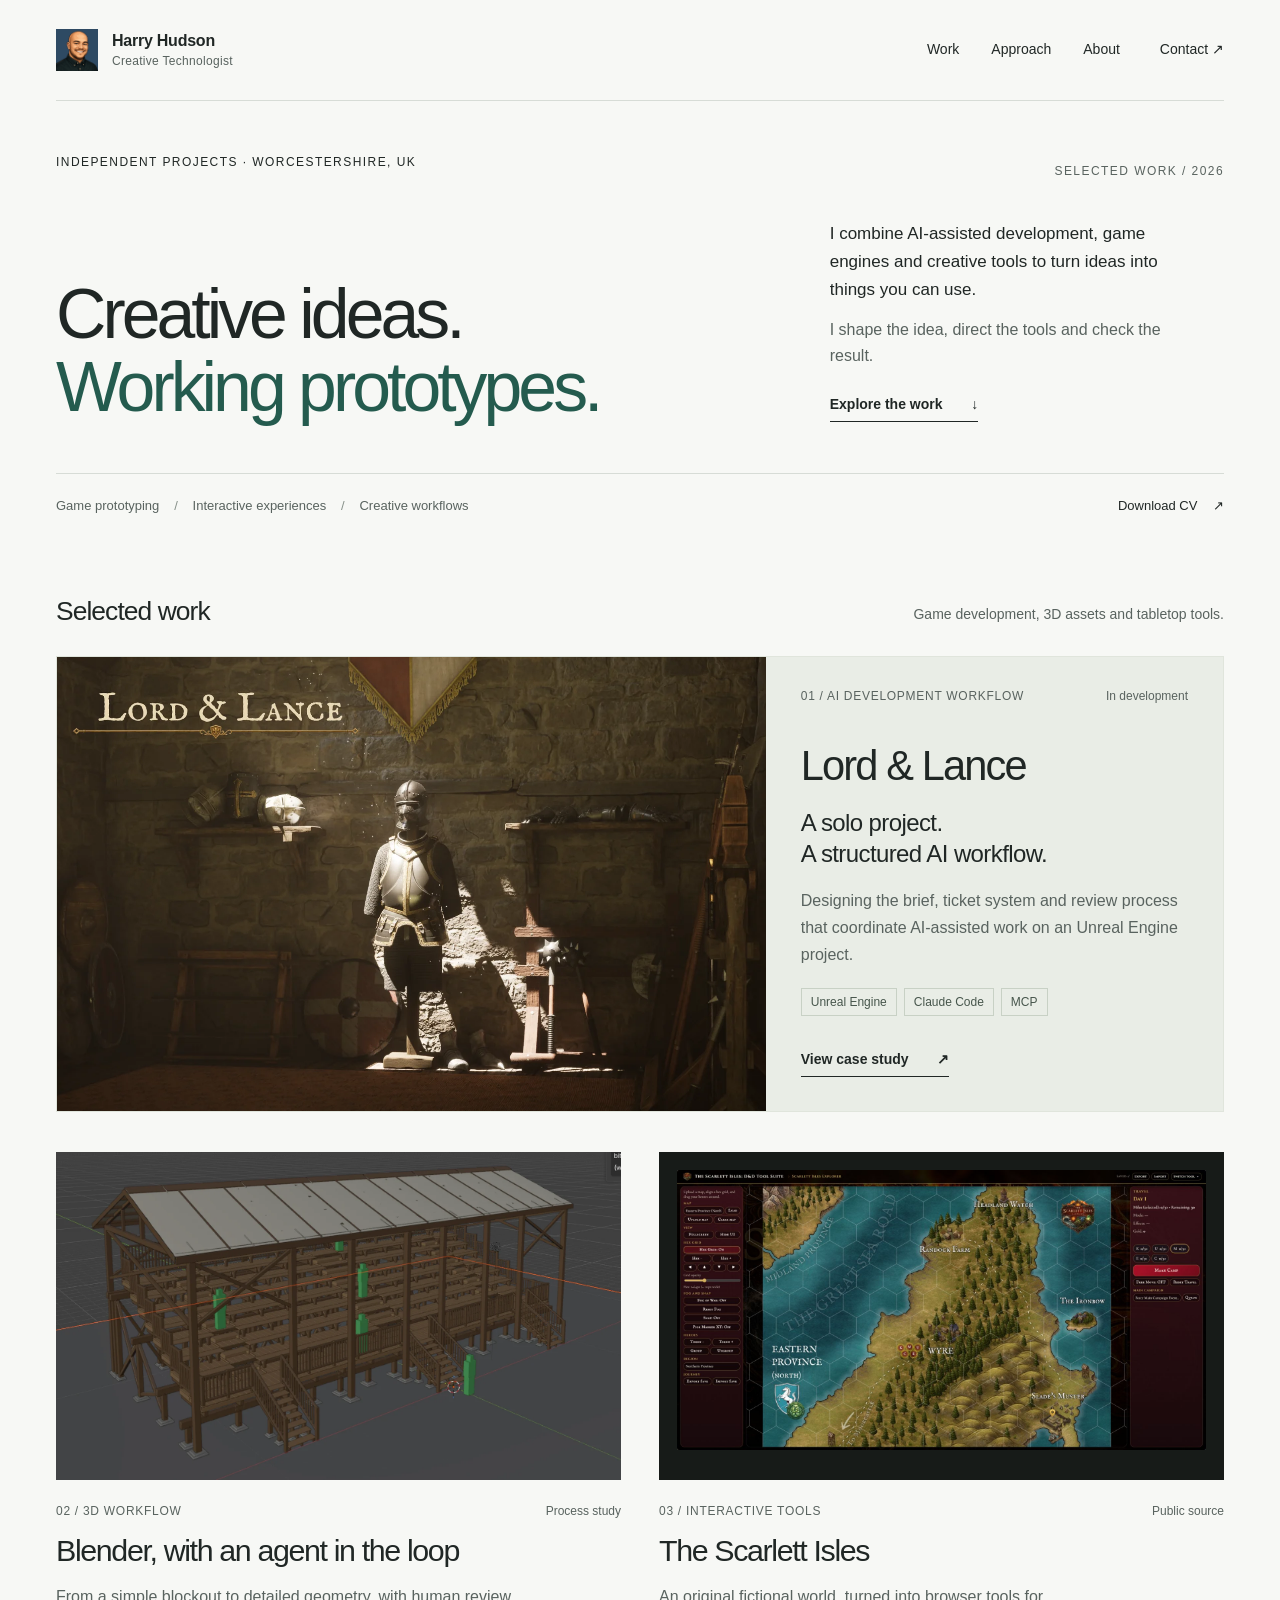
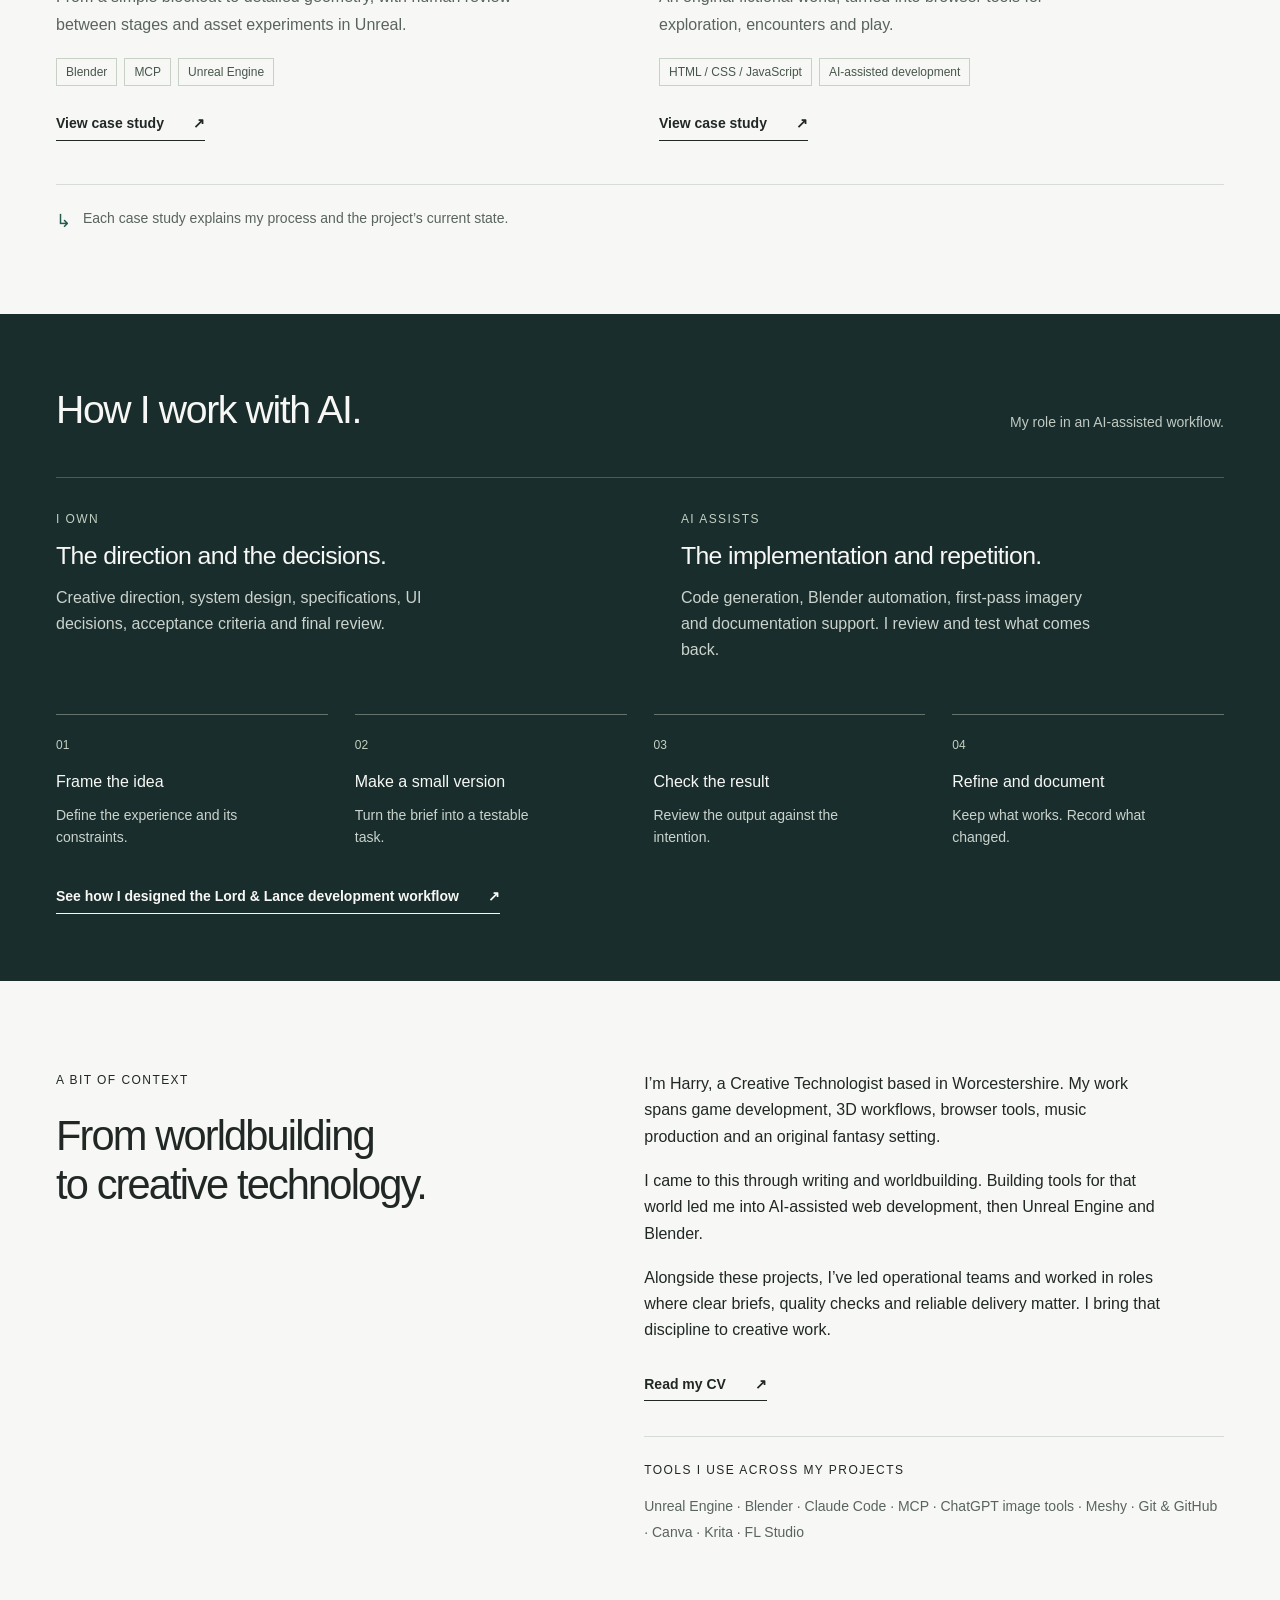
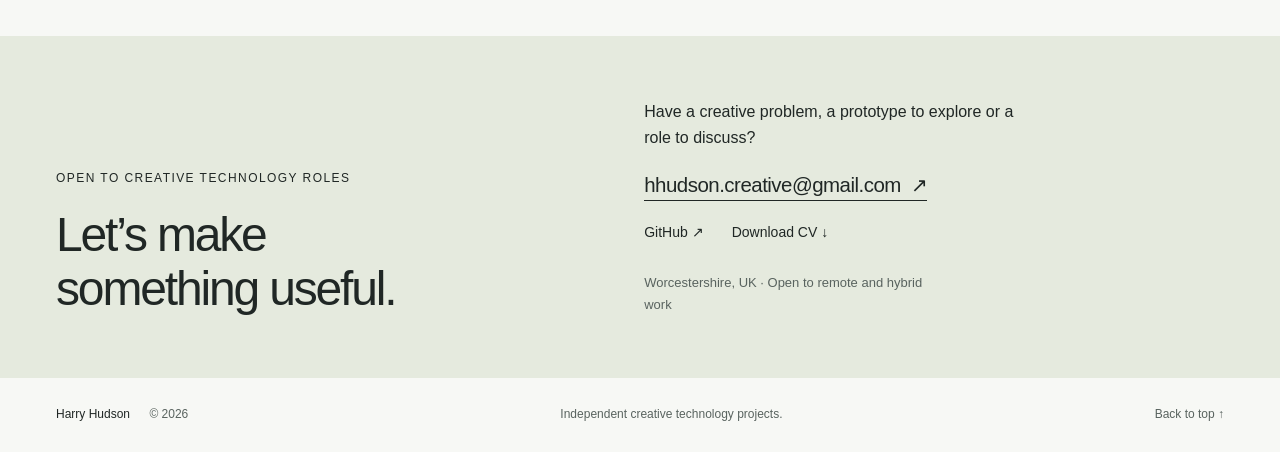
<file: index.html>
<!doctype html>
<html lang="en-GB">
<head>
  <meta charset="utf-8">
  <meta name="viewport" content="width=device-width, initial-scale=1">
  <title>Harry Hudson | Creative Technologist</title>
  <meta name="description" content="AI-assisted game prototyping, interactive experiences and creative workflows. Selected work by Harry Hudson, Worcestershire, UK.">
  <meta name="theme-color" content="#f7f8f5">
  <meta property="og:type" content="website">
  <meta property="og:locale" content="en_GB">
  <meta property="og:site_name" content="Harry Hudson · Creative Technologist">
  <meta property="og:title" content="Harry Hudson | Creative Technologist">
  <meta property="og:description" content="AI-assisted game prototyping, interactive experiences and creative workflows. Selected work by Harry Hudson, Worcestershire, UK.">
  <meta name="twitter:card" content="summary">
  <meta name="twitter:title" content="Harry Hudson | Creative Technologist">
  <meta name="twitter:description" content="AI-assisted game prototyping, interactive experiences and creative workflows. Selected work by Harry Hudson, Worcestershire, UK.">
  <link rel="icon" type="image/svg+xml" href="data:image/svg+xml,%3Csvg xmlns='http://www.w3.org/2000/svg' viewBox='0 0 32 32'%3E%3Crect width='32' height='32' rx='5' fill='%23192d2c'/%3E%3Cpath d='M8 7v18M24 7v18M8 16h16' stroke='%23f7f8f5' stroke-width='4'/%3E%3C/svg%3E">
  <link rel="stylesheet" href="styles.css">
  <script src="app.js" defer></script>
  <link rel="canonical" href="https://hjhudsonwriter.github.io/">
  <meta property="og:url" content="https://hjhudsonwriter.github.io/">
  <meta property="og:image" content="https://hjhudsonwriter.github.io/assets/harry-hudson-logo.png">
</head>
<body>
<a class="skip-link" href="#main">Skip to content</a>
<header class="site-header wrap">
  <a class="identity" href="index.html" aria-label="Harry Hudson, home"><img class="brand-logo" src="assets/harry-hudson-logo.png" width="42" height="42" alt="" decoding="async"><span>Harry Hudson<span class="identity-role">Creative Technologist</span></span></a>
  <button class="menu-toggle" aria-expanded="false" aria-controls="navigation">Menu <span aria-hidden="true">+</span></button>
  <nav id="navigation" aria-label="Main navigation">
    <a href="index.html#work">Work</a><a href="index.html#approach">Approach</a><a href="index.html#about">About</a><a class="nav-contact" href="index.html#contact">Contact <span aria-hidden="true">↗</span></a>
  </nav>
</header><main id="main"><div id="top"></div>
<section class="hero wrap" aria-labelledby="hero-heading">
  <div class="hero-top"><p class="eyebrow">Independent projects · Worcestershire, UK</p><p class="edition">Selected work / 2026</p></div>
  <div class="hero-grid"><h1 id="hero-heading">Creative ideas.<br><span>Working prototypes.</span></h1><div class="hero-intro"><p>I combine AI-assisted development, game engines and creative tools to turn ideas into things you can use.</p><p class="muted">I shape the idea, direct the tools and check the result.</p><a class="text-link" href="#work">Explore the work <span aria-hidden="true">↓</span></a></div></div>
  <div class="hero-bottom"><p>Game prototyping <span>/</span> Interactive experiences <span>/</span> Creative workflows</p><a href="assets/harry-hudson-cv.pdf" download>Download CV <span aria-hidden="true">↗</span></a></div>
</section>
<section id="work" class="work wrap" aria-labelledby="work-heading">
  <div class="section-heading"><h2 id="work-heading">Selected work</h2><p>Game development, 3D assets and tabletop tools.</p></div>
  <article class="featured-project">
    <a class="project-image" href="lord-and-lance.html" aria-label="Read the Lord and Lance case study"><img class="" src="assets/lord-lance-armoury.webp" srcset="assets/lord-lance-armoury-800.webp 800w, assets/lord-lance-armoury.webp 1600w" sizes="(max-width: 700px) 100vw, 80vw" width="1600" height="900" alt="Lord &amp; Lance project image: an armoured knight in a sunlit medieval armoury." loading="eager" decoding="async" fetchpriority="high"></a>
    <div class="featured-copy"><div class="project-meta"><span>01 / AI development workflow</span><span>In development</span></div><h3><a href="lord-and-lance.html">Lord &amp; Lance</a></h3><p class="project-deck">A solo project.<br>A structured AI workflow.</p><p>Designing the brief, ticket system and review process that coordinate AI-assisted work on an Unreal Engine project.</p><ul class="tags" aria-label="Tools"><li>Unreal Engine</li><li>Claude Code</li><li>MCP</li></ul><a class="text-link" href="lord-and-lance.html">View case study <span aria-hidden="true">↗</span></a></div>
  </article>
  <div class="project-pair">
    <article class="project-card"><a class="project-image" href="blender-mcp.html" aria-label="Read the Blender MCP case study"><img class="" src="assets/grandstand-detail.webp" srcset="assets/grandstand-detail-800.webp 800w, assets/grandstand-detail.webp 1600w" sizes="(max-width: 700px) 100vw, 80vw" width="1600" height="859" alt="A timber grandstand model in Blender, with roof, stepped seating, stairs and structural framing." loading="lazy" decoding="async"></a><div class="project-meta"><span>02 / 3D workflow</span><span>Process study</span></div><h3><a href="blender-mcp.html">Blender, with an agent in the loop</a></h3><p>From a simple blockout to detailed geometry, with human review between stages and asset experiments in Unreal.</p><ul class="tags" aria-label="Tools"><li>Blender</li><li>MCP</li><li>Unreal Engine</li></ul><a class="text-link" href="blender-mcp.html">View case study <span aria-hidden="true">↗</span></a></article>
    <article class="project-card"><a class="project-image" href="scarlett-isles.html" aria-label="Read the Scarlett Isles case study"><div class="source-crop" style="aspect-ratio:2548/1350"><div style="width:100.000000%;left:0.000000%;top:0.000000%"><img src="assets/si-current-explorer.webp" width="1600" height="848" alt="Rebuilt Scarlett Isles World Explorer with a regional map and consistent burgundy-and-gold interface." loading="lazy" decoding="async"></div></div></a><div class="project-meta"><span>03 / Interactive tools</span><span>Public source</span></div><h3><a href="scarlett-isles.html">The Scarlett Isles</a></h3><p>An original fictional world, turned into browser tools for exploration, encounters and play.</p><ul class="tags" aria-label="Tools"><li>HTML / CSS / JavaScript</li><li>AI-assisted development</li></ul><a class="text-link" href="scarlett-isles.html">View case study <span aria-hidden="true">↗</span></a></article>
  </div>
  <p class="portfolio-note"><span class="note-mark" aria-hidden="true">↳</span> Each case study explains my process and the project’s current state.</p>
</section>
<section class="approach-section" id="approach" aria-labelledby="approach-heading"><div class="wrap">
  <div class="section-heading"><h2 id="approach-heading">How I work with AI.</h2><p>My role in an AI-assisted workflow.</p></div>
  <div class="ownership-grid"><div><p class="eyebrow">I own</p><h3>The direction and the decisions.</h3><p>Creative direction, system design, specifications, UI decisions, acceptance criteria and final review.</p></div><div><p class="eyebrow">AI assists</p><h3>The implementation and repetition.</h3><p>Code generation, Blender automation, first-pass imagery and documentation support. I review and test what comes back.</p></div></div>
  <ol class="workflow" aria-label="My working process"><li><span>01</span><strong>Frame the idea</strong><p>Define the experience and its constraints.</p></li><li><span>02</span><strong>Make a small version</strong><p>Turn the brief into a testable task.</p></li><li><span>03</span><strong>Check the result</strong><p>Review the output against the intention.</p></li><li><span>04</span><strong>Refine and document</strong><p>Keep what works. Record what changed.</p></li></ol>
<p class="approach-example"><a class="text-link" href="lord-and-lance.html#development-system">See how I designed the Lord &amp; Lance development workflow <span aria-hidden="true">↗</span></a></p>
</div></section>
<section id="about" class="about wrap" aria-labelledby="about-heading"><div><p class="eyebrow">A bit of context</p><h2 id="about-heading">From worldbuilding<br>to creative technology.</h2></div><div class="about-copy"><p>I’m Harry, a Creative Technologist based in Worcestershire. My work spans game development, 3D workflows, browser tools, music production and an original fantasy setting.</p><p>I came to this through writing and worldbuilding. Building tools for that world led me into AI-assisted web development, then Unreal Engine and Blender.</p><p>Alongside these projects, I’ve led operational teams and worked in roles where clear briefs, quality checks and reliable delivery matter. I bring that discipline to creative work.</p><a class="text-link" href="assets/harry-hudson-cv.pdf" download>Read my CV <span aria-hidden="true">↗</span></a><div class="tool-list"><p class="eyebrow">Tools I use across my projects</p><p>Unreal Engine · Blender · Claude Code · MCP · ChatGPT image tools · Meshy · Git &amp; GitHub · Canva · Krita · FL Studio</p></div></div></section>
<section id="contact" class="contact-section" aria-labelledby="contact-heading"><div class="wrap contact-grid"><div><p class="eyebrow">Open to creative technology roles</p><h2 id="contact-heading">Let’s make<br>something useful.</h2></div><div><p>Have a creative problem, a prototype to explore or a role to discuss?</p><a class="email-link" href="mailto:hhudson.creative@gmail.com">hhudson.creative@gmail.com <span aria-hidden="true">↗</span></a><div class="contact-links"><a href="https://github.com/hjhudsonwriter" target="_blank" rel="noopener noreferrer">GitHub <span aria-hidden="true">↗</span></a><a href="assets/harry-hudson-cv.pdf" download>Download CV <span aria-hidden="true">↓</span></a></div><p class="contact-location">Worcestershire, UK · Open to remote and hybrid work</p></div></div></section>
</main><footer class="site-footer wrap"><p>Harry Hudson <span>© 2026</span></p><p>Independent creative technology projects.</p><a href="#top">Back to top <span aria-hidden="true">↑</span></a></footer>
</body></html>
</file>
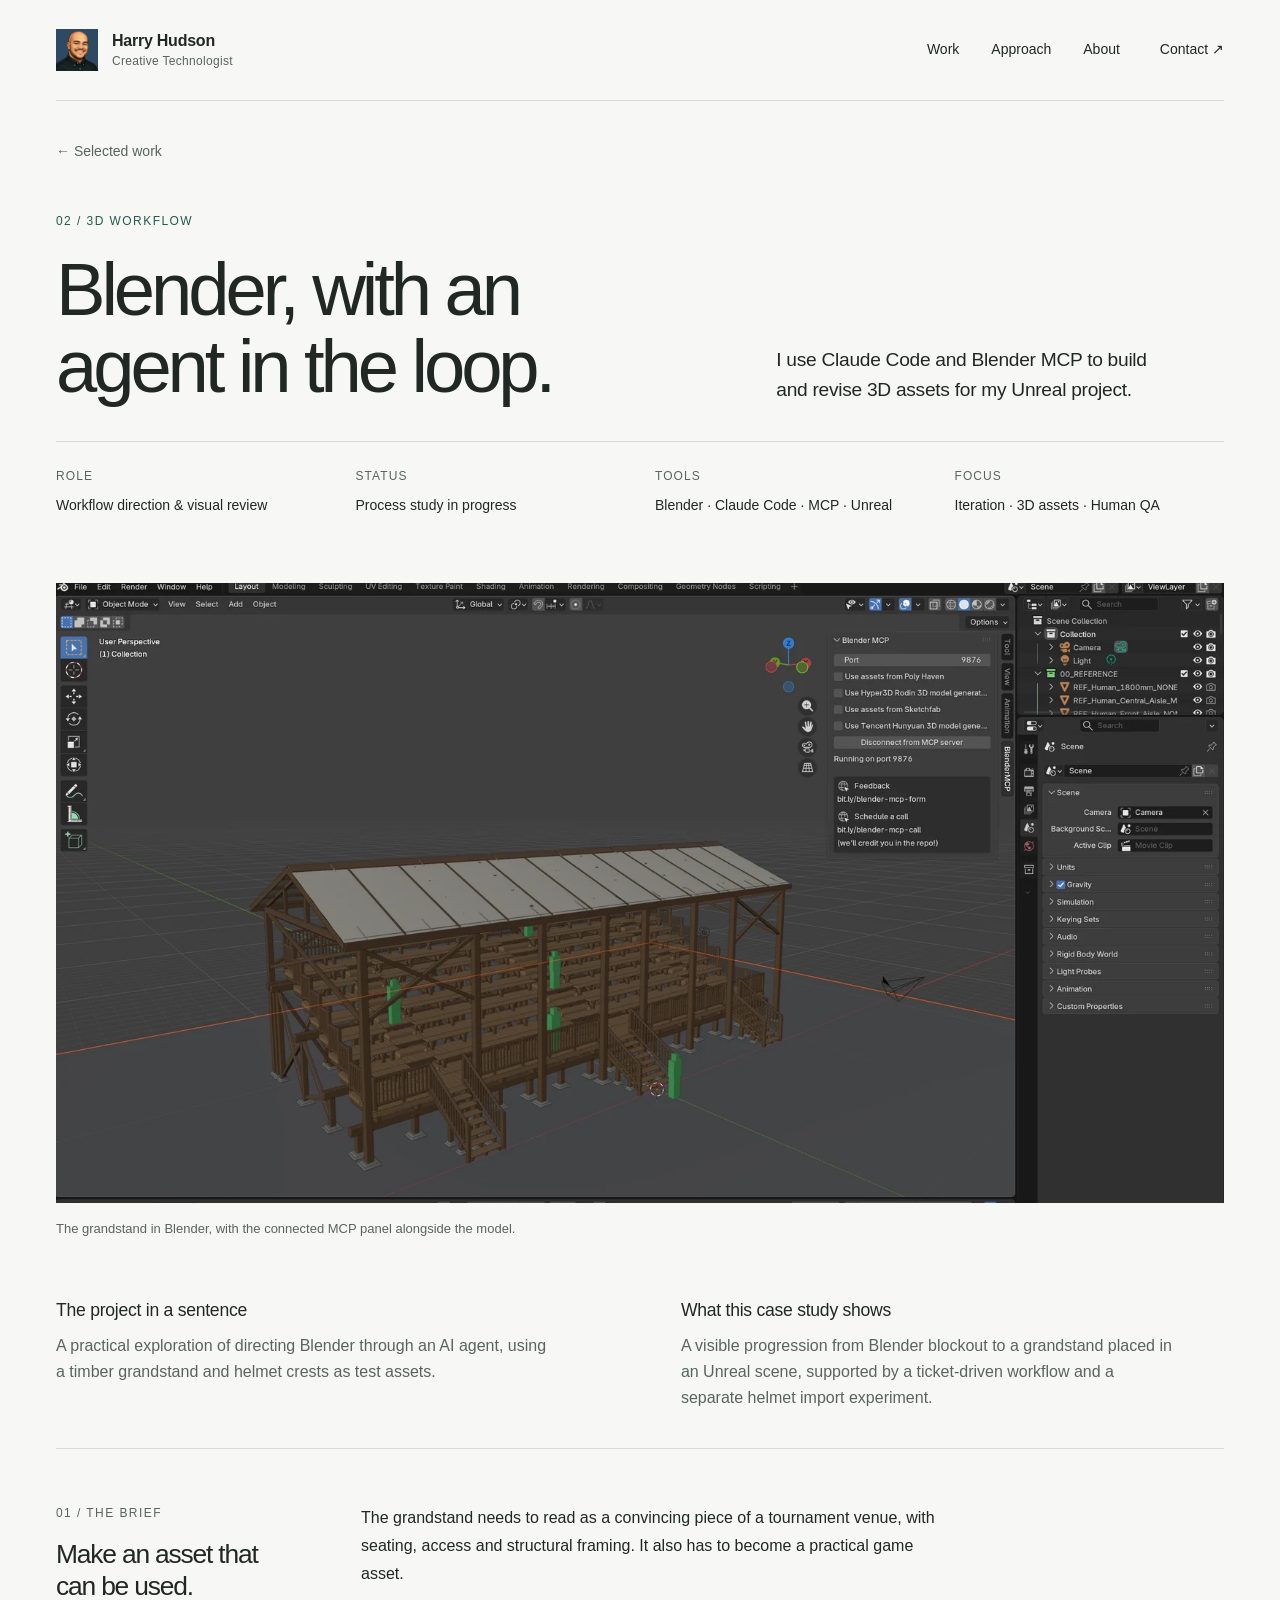
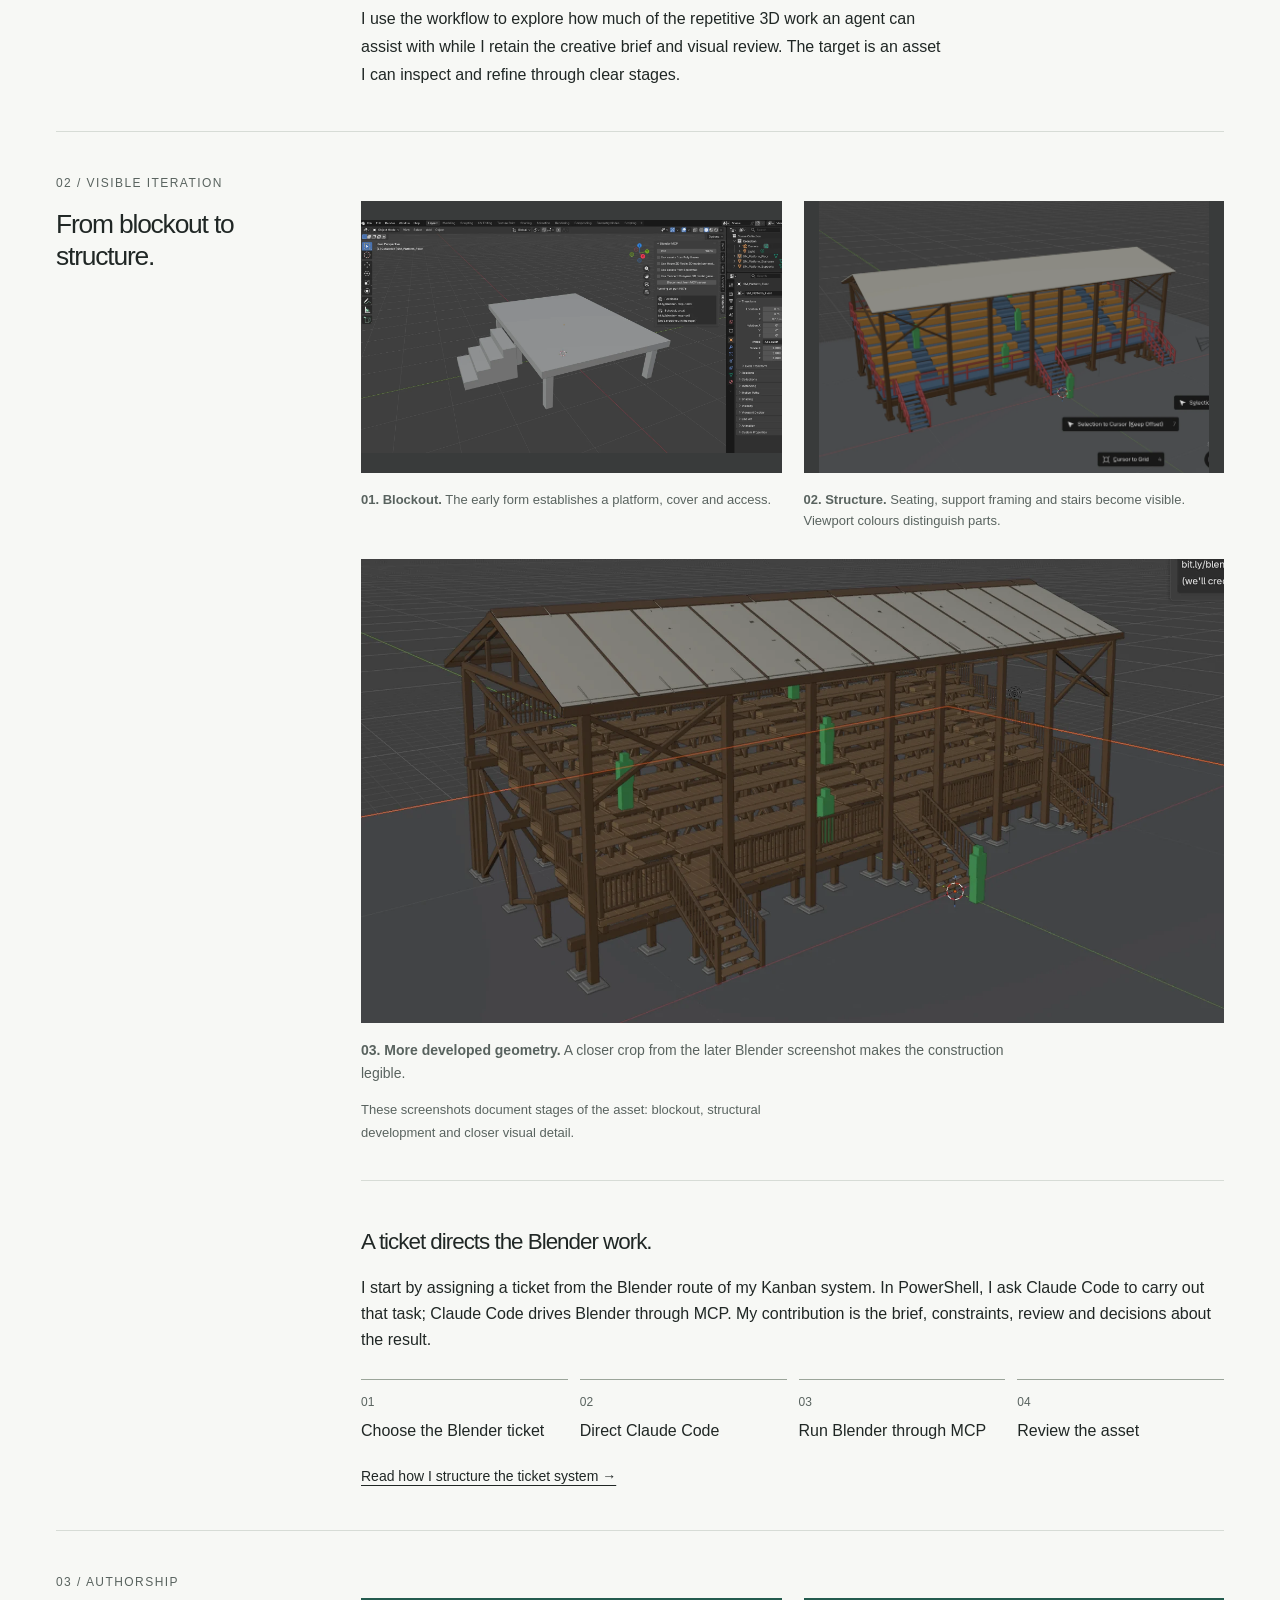
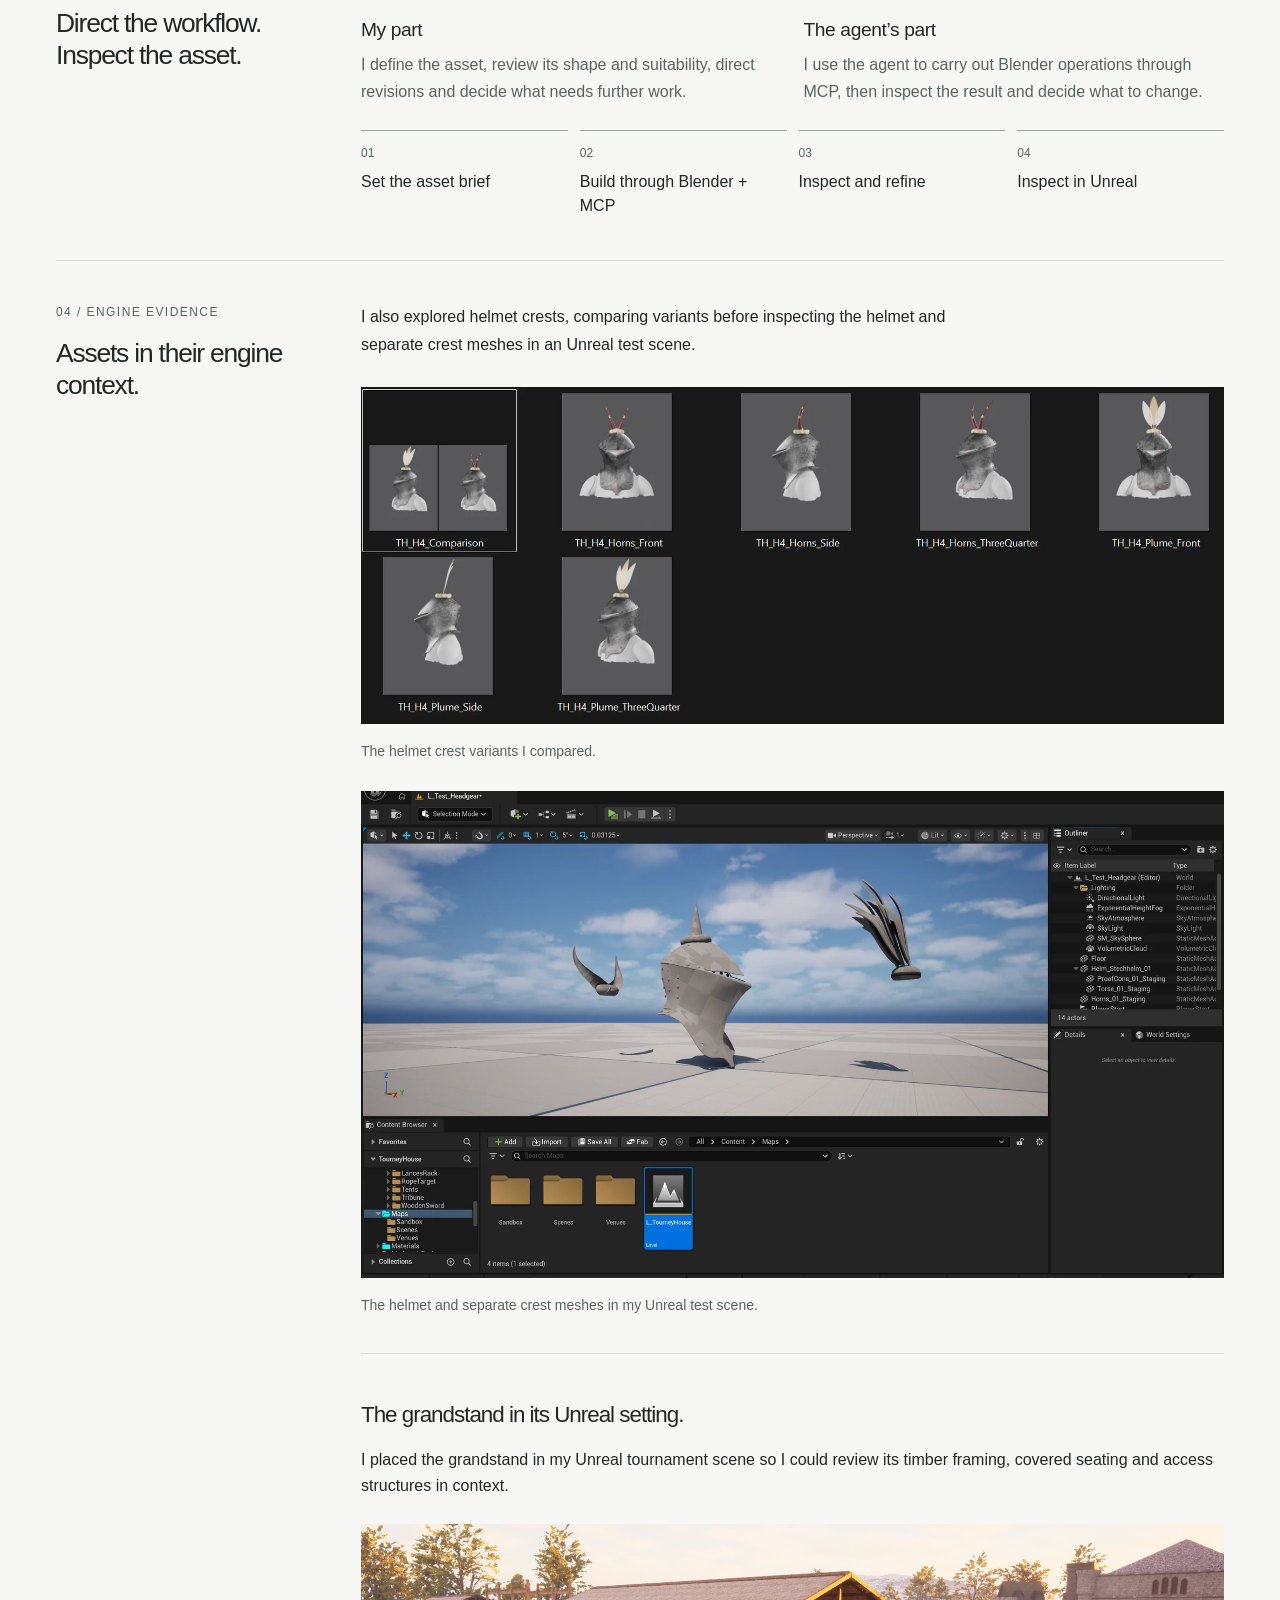
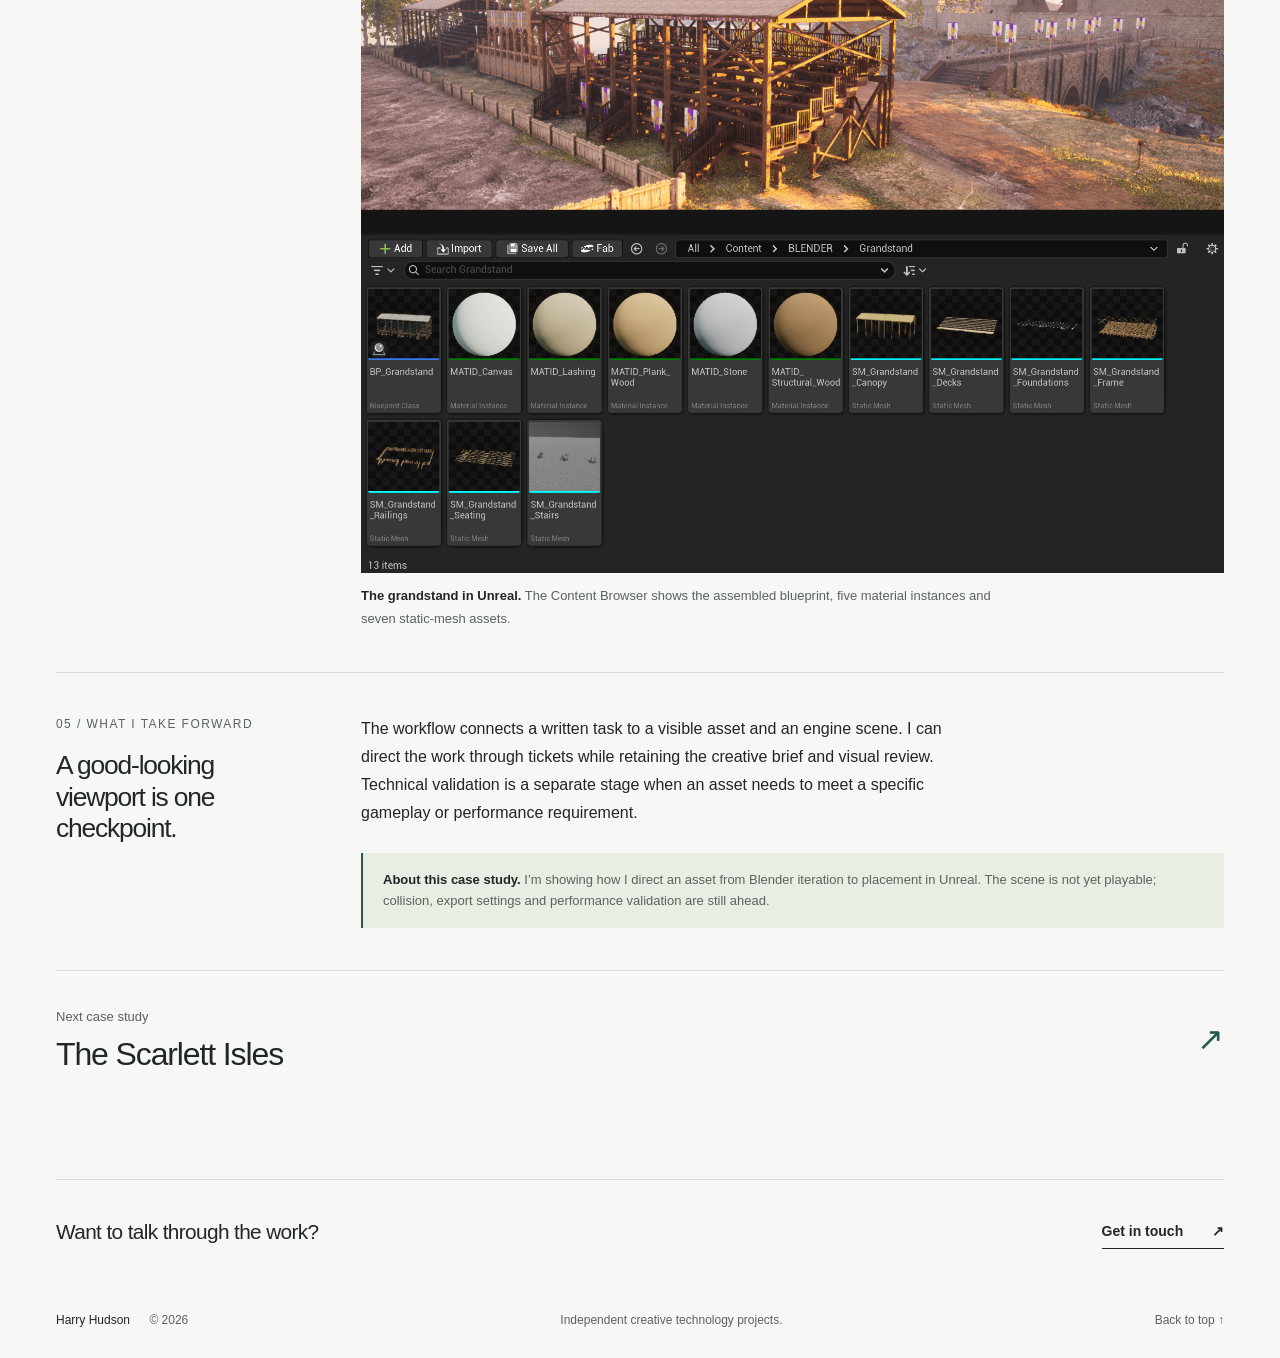
<file: blender-mcp.html>
<!doctype html>
<html lang="en-GB">
<head>
  <meta charset="utf-8">
  <meta name="viewport" content="width=device-width, initial-scale=1">
  <title>Blender MCP workflow | Harry Hudson</title>
  <meta name="description" content="A 3D workflow study using Blender and MCP: grandstand blockout and refinement, helmet variants and visible Unreal Engine import.">
  <meta name="theme-color" content="#f7f8f5">
  <meta property="og:type" content="website">
  <meta property="og:locale" content="en_GB">
  <meta property="og:site_name" content="Harry Hudson · Creative Technologist">
  <meta property="og:title" content="Blender MCP workflow | Harry Hudson">
  <meta property="og:description" content="A 3D workflow study using Blender and MCP: grandstand blockout and refinement, helmet variants and visible Unreal Engine import.">
  <meta name="twitter:card" content="summary">
  <meta name="twitter:title" content="Blender MCP workflow | Harry Hudson">
  <meta name="twitter:description" content="A 3D workflow study using Blender and MCP: grandstand blockout and refinement, helmet variants and visible Unreal Engine import.">
  <link rel="icon" type="image/svg+xml" href="data:image/svg+xml,%3Csvg xmlns='http://www.w3.org/2000/svg' viewBox='0 0 32 32'%3E%3Crect width='32' height='32' rx='5' fill='%23192d2c'/%3E%3Cpath d='M8 7v18M24 7v18M8 16h16' stroke='%23f7f8f5' stroke-width='4'/%3E%3C/svg%3E">
  <link rel="stylesheet" href="styles.css">
  <script src="app.js" defer></script>
  <link rel="canonical" href="https://hjhudsonwriter.github.io/blender-mcp.html">
  <meta property="og:url" content="https://hjhudsonwriter.github.io/blender-mcp.html">
  <meta property="og:image" content="https://hjhudsonwriter.github.io/assets/harry-hudson-logo.png">
</head>
<body>
<a class="skip-link" href="#main">Skip to content</a>
<header class="site-header wrap">
  <a class="identity" href="index.html" aria-label="Harry Hudson, home"><img class="brand-logo" src="assets/harry-hudson-logo.png" width="42" height="42" alt="" decoding="async"><span>Harry Hudson<span class="identity-role">Creative Technologist</span></span></a>
  <button class="menu-toggle" aria-expanded="false" aria-controls="navigation">Menu <span aria-hidden="true">+</span></button>
  <nav id="navigation" aria-label="Main navigation">
    <a href="index.html#work">Work</a><a href="index.html#approach">Approach</a><a href="index.html#about">About</a><a class="nav-contact" href="index.html#contact">Contact <span aria-hidden="true">↗</span></a>
  </nav>
</header><main id="main"><div id="top"></div><section class="case-hero wrap"><a class="back-link" href="index.html#work">← Selected work</a><div class="case-heading"><div><p class="eyebrow">02 / 3D workflow</p><h1>Blender, with an<br>agent in the loop.</h1></div><p class="lead">I use Claude Code and Blender MCP to build and revise 3D assets for my Unreal project.</p></div><dl class="case-facts"><div><dt>Role</dt><dd>Workflow direction &amp; visual review</dd></div><div><dt>Status</dt><dd>Process study in progress</dd></div><div><dt>Tools</dt><dd>Blender · Claude Code · MCP · Unreal</dd></div><div><dt>Focus</dt><dd>Iteration · 3D assets · Human QA</dd></div></dl></section><div class="wrap"><figure><div class="case-cover "><img class="" src="assets/grandstand-mcp.webp" srcset="assets/grandstand-mcp-800.webp 800w, assets/grandstand-mcp.webp 1600w" sizes="(max-width: 700px) 100vw, 80vw" width="1600" height="850" alt="Blender viewport showing a detailed timber grandstand with a connected Blender MCP panel." loading="eager" decoding="async" fetchpriority="high"></div><figcaption class="case-caption">The grandstand in Blender, with the connected MCP panel alongside the model.</figcaption></figure><div class="case-summary"><div><h2>The project in a sentence</h2><p>A practical exploration of directing Blender through an AI agent, using a timber grandstand and helmet crests as test assets.</p></div><div><h2>What this case study shows</h2><p>A visible progression from Blender blockout to a grandstand placed in an Unreal scene, supported by a ticket-driven workflow and a separate helmet import experiment.</p></div></div><div class="case-body"><section class="case-section"><div class="section-title"><p class="eyebrow">01 / The brief</p><h2>Make an asset that can be used.</h2></div><div class="section-content"><p>The grandstand needs to read as a convincing piece of a tournament venue, with seating, access and structural framing. It also has to become a practical game asset.</p><p>I use the workflow to explore how much of the repetitive 3D work an agent can assist with while I retain the creative brief and visual review. The target is an asset I can inspect and refine through clear stages.</p></div></section><section class="case-section"><div class="section-title"><p class="eyebrow">02 / Visible iteration</p><h2>From blockout to structure.</h2></div><div class="section-content"><div class="figure-pair"><figure><img class="" src="assets/grandstand-blockout.webp" srcset="assets/grandstand-blockout-800.webp 800w, assets/grandstand-blockout.webp 1600w" sizes="(max-width: 700px) 100vw, 80vw" width="1600" height="887" alt="Early grandstand blockout in Blender, with a simple raised platform, roof and steps." loading="lazy" decoding="async"><figcaption><strong>01. Blockout.</strong> The early form establishes a platform, cover and access.</figcaption></figure><figure><img class="" src="assets/grandstand-intermediate.webp" srcset="assets/grandstand-intermediate-800.webp 800w, assets/grandstand-intermediate.webp 1600w" sizes="(max-width: 700px) 100vw, 80vw" width="1600" height="1113" alt="Intermediate grandstand model, with rows of seating, stairs and coloured structural elements." loading="lazy" decoding="async"><figcaption><strong>02. Structure.</strong> Seating, support framing and stairs become visible. Viewport colours distinguish parts.</figcaption></figure></div><figure><img class="" src="assets/grandstand-detail.webp" srcset="assets/grandstand-detail-800.webp 800w, assets/grandstand-detail.webp 1600w" sizes="(max-width: 700px) 100vw, 80vw" width="1600" height="859" alt="Closer view of the developed timber grandstand with bracing, railings, roof and stepped seating." loading="lazy" decoding="async"><figcaption><strong>03. More developed geometry.</strong> A closer crop from the later Blender screenshot makes the construction legible.</figcaption></figure><p class="process-note">These screenshots document stages of the asset: blockout, structural development and closer visual detail.</p><section class="evidence-exhibit si-evidence" id="b3d-01" aria-labelledby="b3d-01-heading"><h3 id="b3d-01-heading">A ticket directs the Blender work.</h3><p>I start by assigning a ticket from the Blender route of my Kanban system. In PowerShell, I ask Claude Code to carry out that task; Claude Code drives Blender through MCP. My contribution is the brief, constraints, review and decisions about the result.</p><ol class="process-strip"><li><span>01</span><strong>Choose the Blender ticket</strong></li><li><span>02</span><strong>Direct Claude Code</strong></li><li><span>03</span><strong>Run Blender through MCP</strong></li><li><span>04</span><strong>Review the asset</strong></li></ol><div class="source-links"><a href="lord-and-lance.html#development-system">Read how I structure the ticket system →</a></div></section></div></section><section class="case-section"><div class="section-title"><p class="eyebrow">03 / Authorship</p><h2>Direct the workflow. Inspect the asset.</h2></div><div class="section-content"><div class="ownership-cards"><div><h3>My part</h3><p>I define the asset, review its shape and suitability, direct revisions and decide what needs further work.</p></div><div><h3>The agent’s part</h3><p>I use the agent to carry out Blender operations through MCP, then inspect the result and decide what to change.</p></div></div><ol class="process-strip"><li><span>01</span><strong>Set the asset brief</strong></li><li><span>02</span><strong>Build through Blender + MCP</strong></li><li><span>03</span><strong>Inspect and refine</strong></li><li><span>04</span><strong>Inspect in Unreal</strong></li></ol></div></section><section class="case-section"><div class="section-title"><p class="eyebrow">04 / Engine evidence</p><h2>Assets in their engine context.</h2></div><div class="section-content"><p>I also explored helmet crests, comparing variants before inspecting the helmet and separate crest meshes in an Unreal test scene.</p><figure><img class="" src="assets/helmet-variants.webp" srcset="assets/helmet-variants-800.webp 800w, assets/helmet-variants.webp 1600w" sizes="(max-width: 700px) 100vw, 80vw" width="1600" height="624" alt="Comparison sheet of a helmet with horn and plume crest variants, shown from several angles." loading="lazy" decoding="async"><figcaption>The helmet crest variants I compared.</figcaption></figure><figure><img class="" src="assets/helmet-unreal.webp" srcset="assets/helmet-unreal-800.webp 800w, assets/helmet-unreal.webp 1600w" sizes="(max-width: 700px) 100vw, 80vw" width="1600" height="903" alt="Unreal Engine editor showing a helmet, a pair of horns and a plume as separate assets in a test scene." loading="lazy" decoding="async"><figcaption>The helmet and separate crest meshes in my Unreal test scene.</figcaption></figure><section class="evidence-exhibit si-evidence" id="b3d-02" aria-labelledby="b3d-02-heading"><h3 id="b3d-02-heading">The grandstand in its Unreal setting.</h3><p>I placed the grandstand in my Unreal tournament scene so I could review its timber framing, covered seating and access structures in context.</p><figure><img src="assets/grandstand-unreal-scene.webp" width="1675" height="1261" alt="Unreal editor screenshot of the timber grandstand in a medieval scene, with BP_Grandstand, material instances and seven named static-mesh assets visible in the Content Browser." loading="lazy" decoding="async"><figcaption><strong>The grandstand in Unreal.</strong> The Content Browser shows the assembled blueprint, five material instances and seven static-mesh assets.</figcaption></figure></section></div></section><section class="case-section"><div class="section-title"><p class="eyebrow">05 / What I take forward</p><h2>A good-looking viewport is one checkpoint.</h2></div><div class="section-content"><p>The workflow connects a written task to a visible asset and an engine scene. I can direct the work through tickets while retaining the creative brief and visual review. Technical validation is a separate stage when an asset needs to meet a specific gameplay or performance requirement.</p><div class="evidence-status"><strong>About this case study.</strong> I’m showing how I direct an asset from Blender iteration to placement in Unreal. The scene is not yet playable; collision, export settings and performance validation are still ahead.</div></div></section><a class="next-project" href="scarlett-isles.html"><span>Next case study<strong>The Scarlett Isles</strong></span><span aria-hidden="true">↗</span></a></div><div class="case-contact"><p>Want to talk through the work?</p><a class="text-link" href="mailto:hhudson.creative@gmail.com">Get in touch <span aria-hidden="true">↗</span></a></div></div></main><footer class="site-footer wrap"><p>Harry Hudson <span>© 2026</span></p><p>Independent creative technology projects.</p><a href="#top">Back to top <span aria-hidden="true">↑</span></a></footer>
</body></html>
</file>
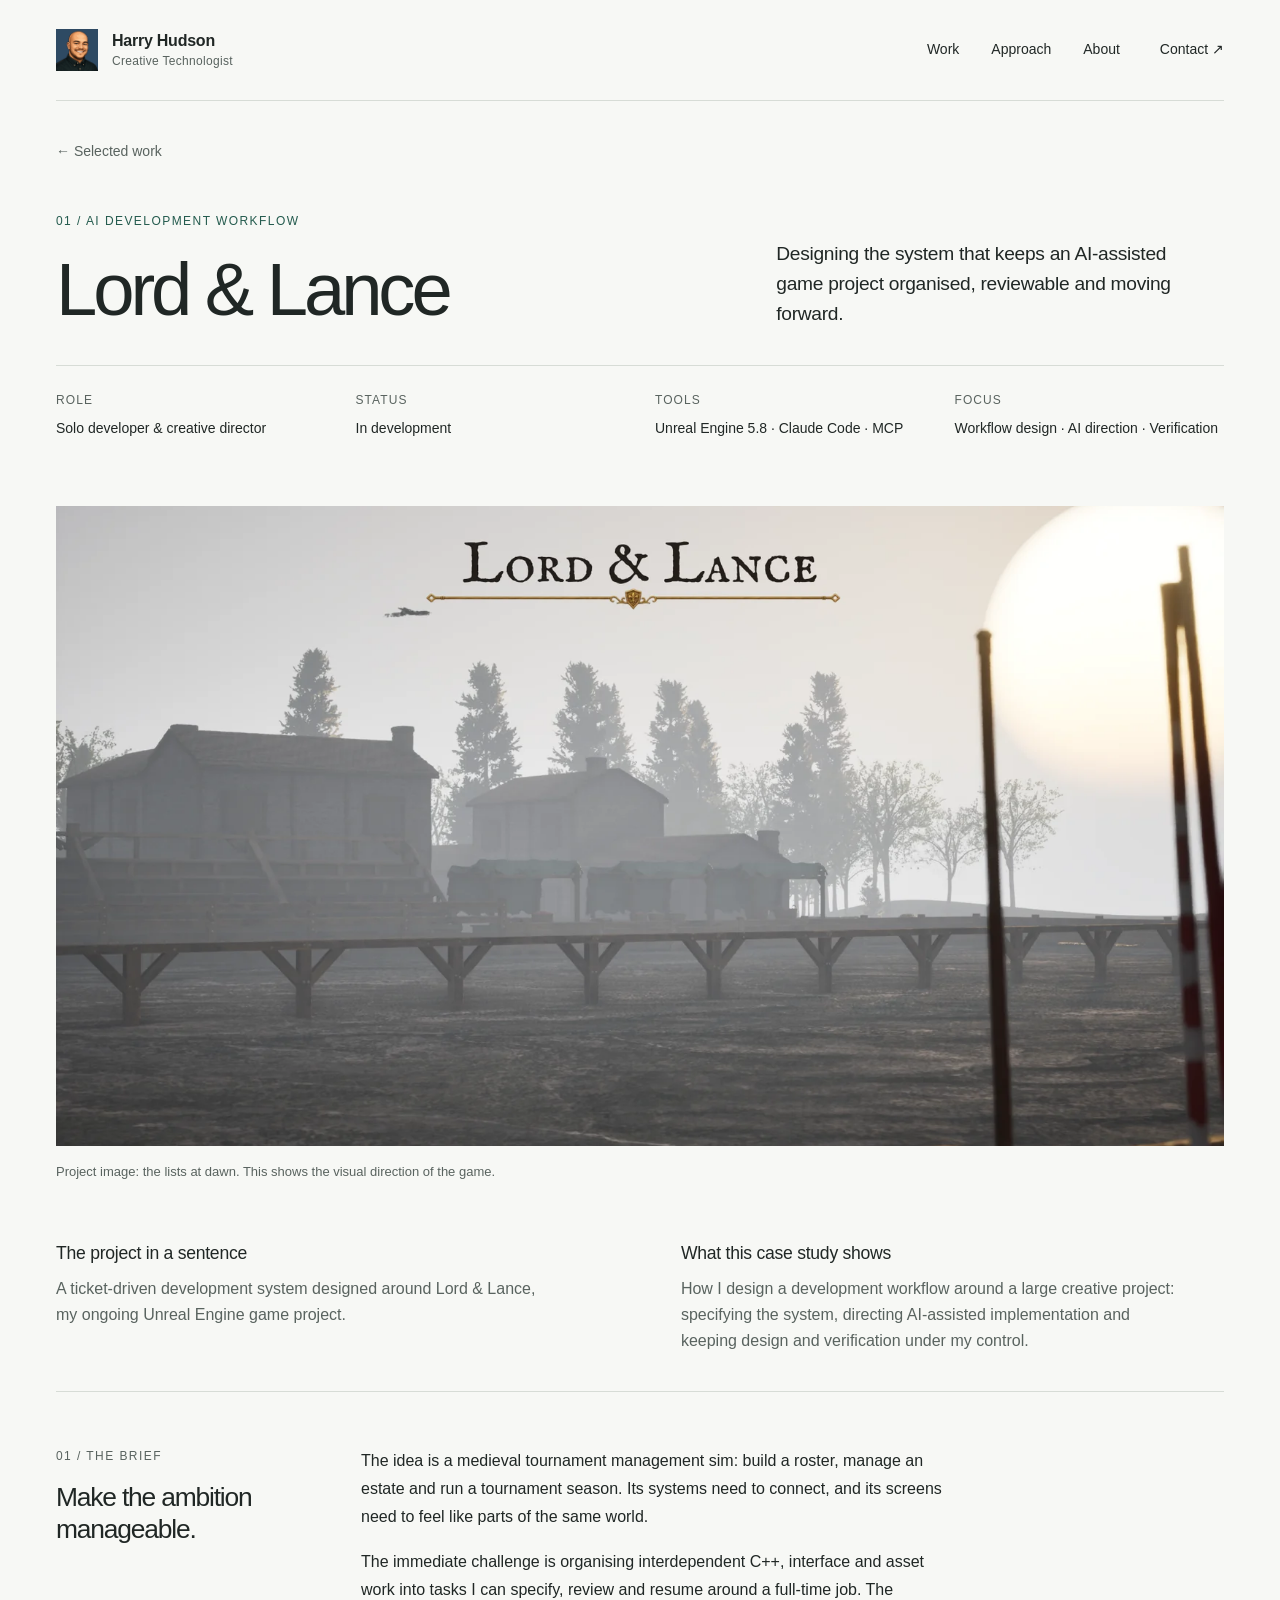
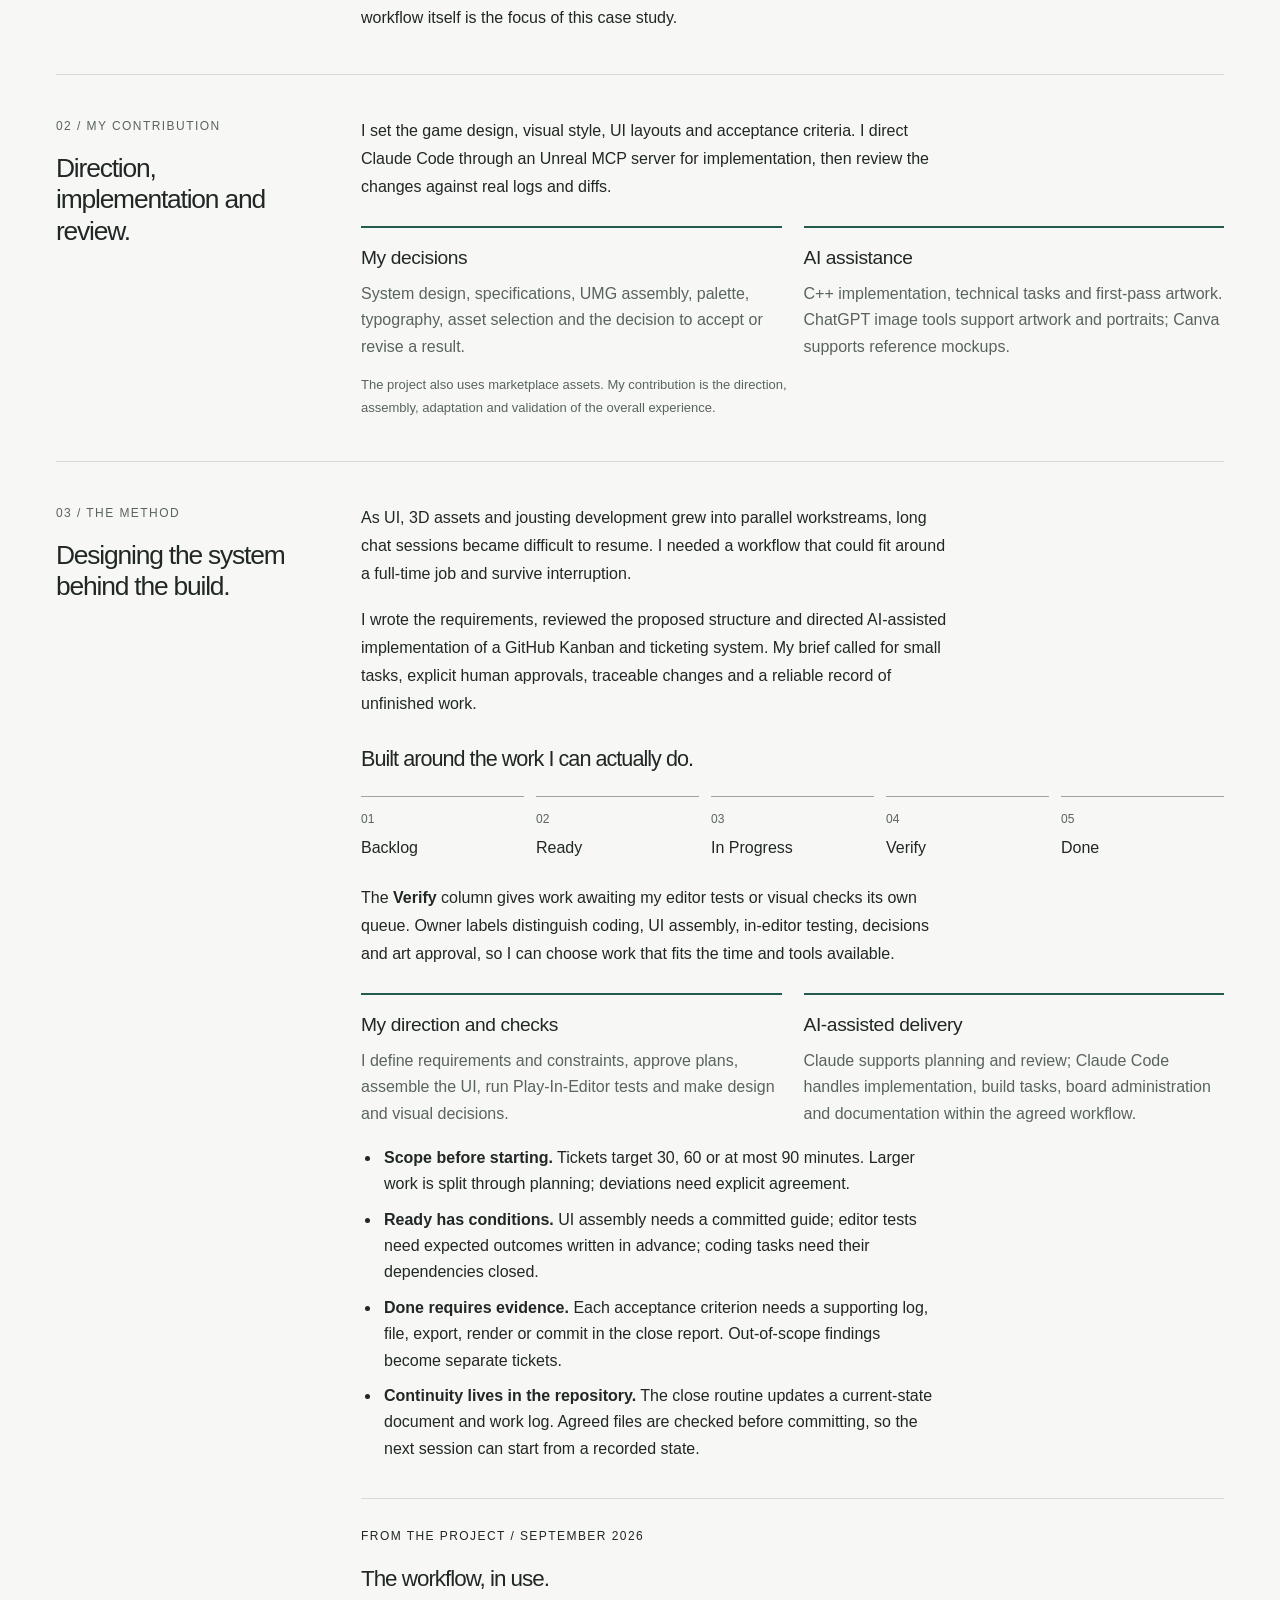
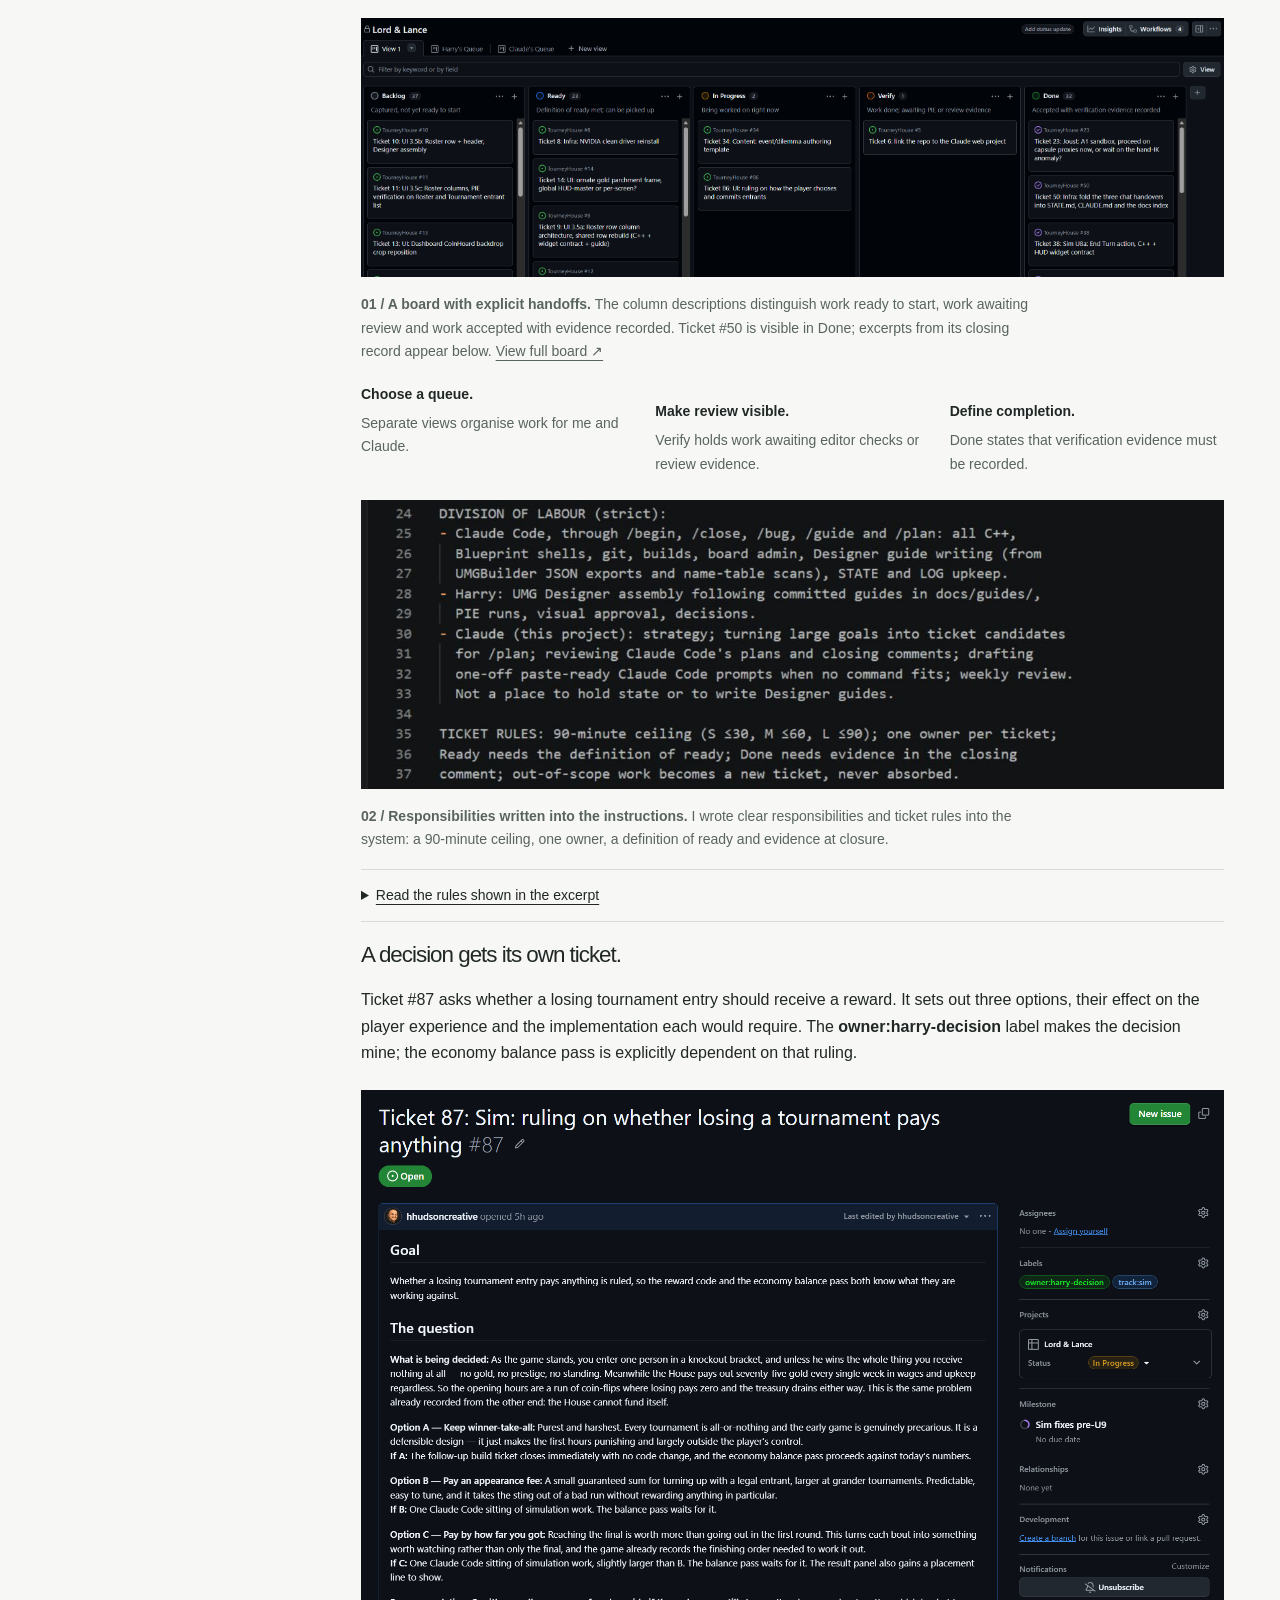
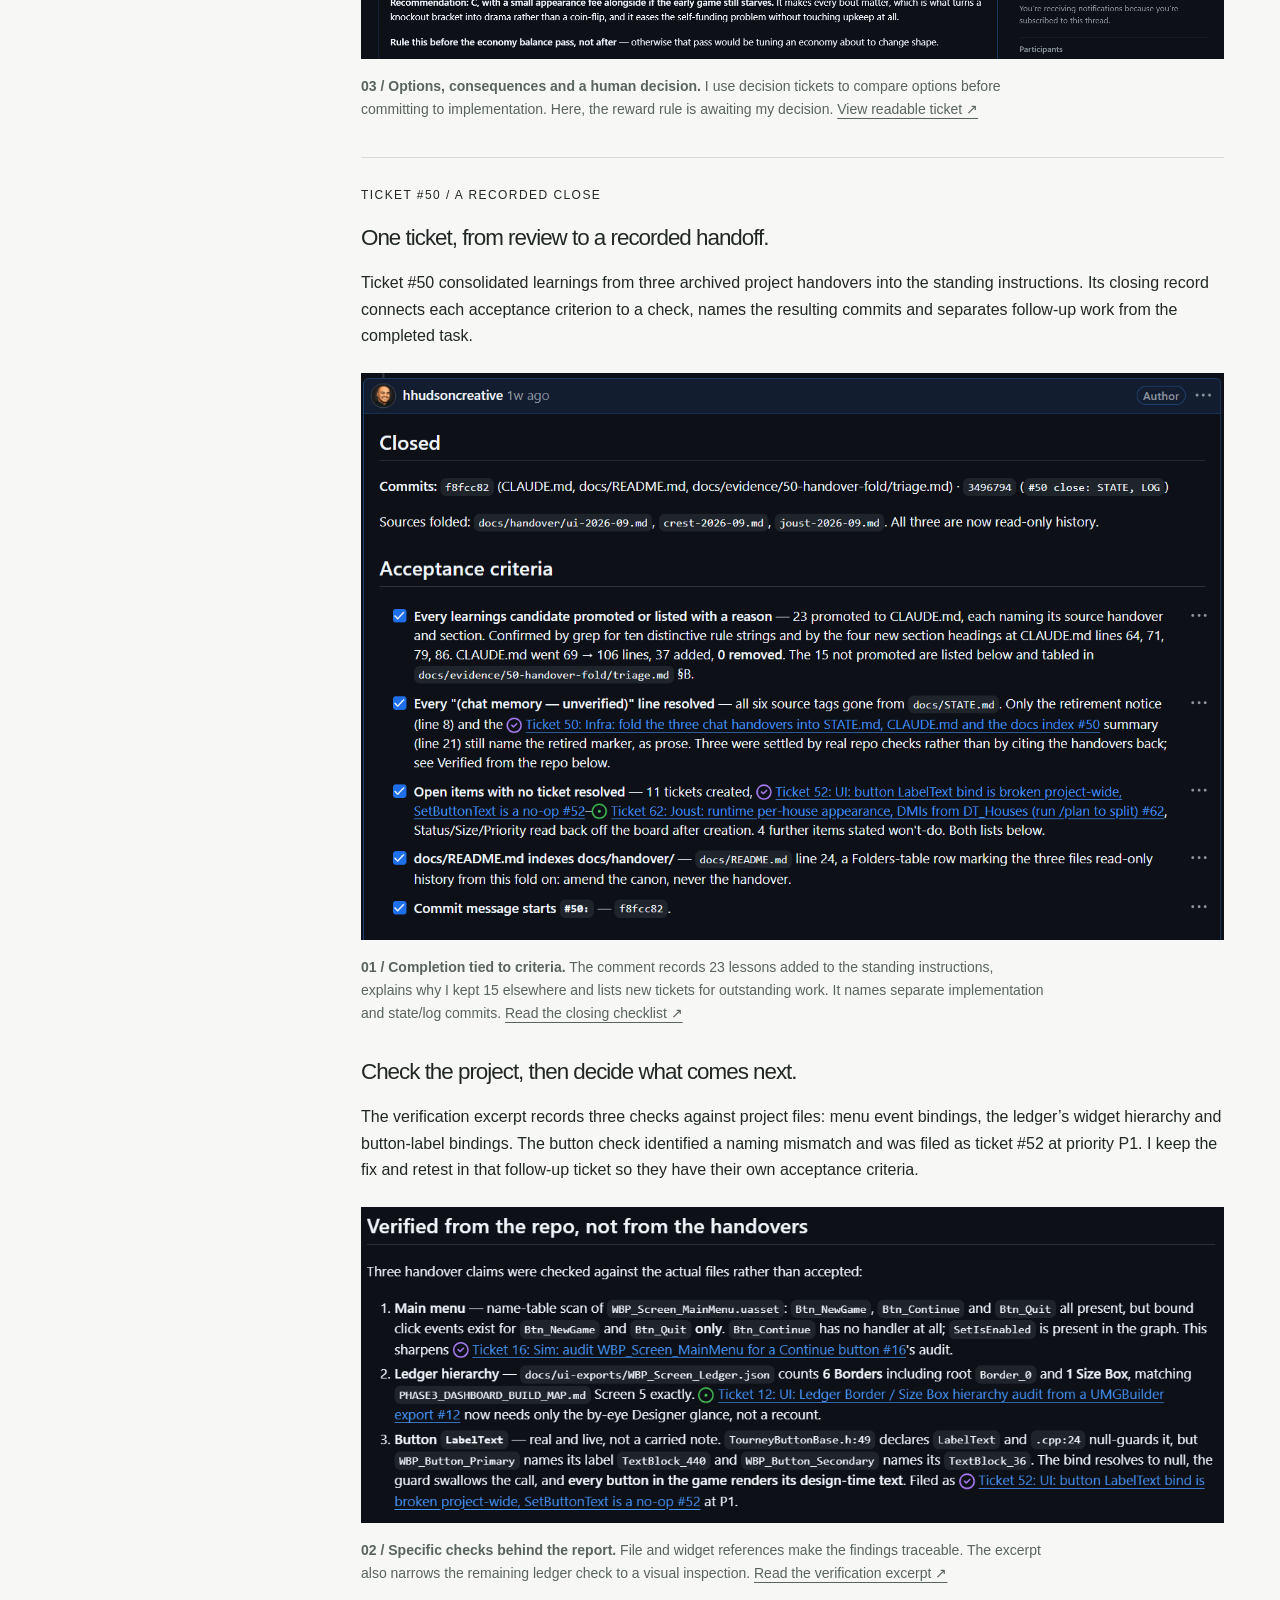
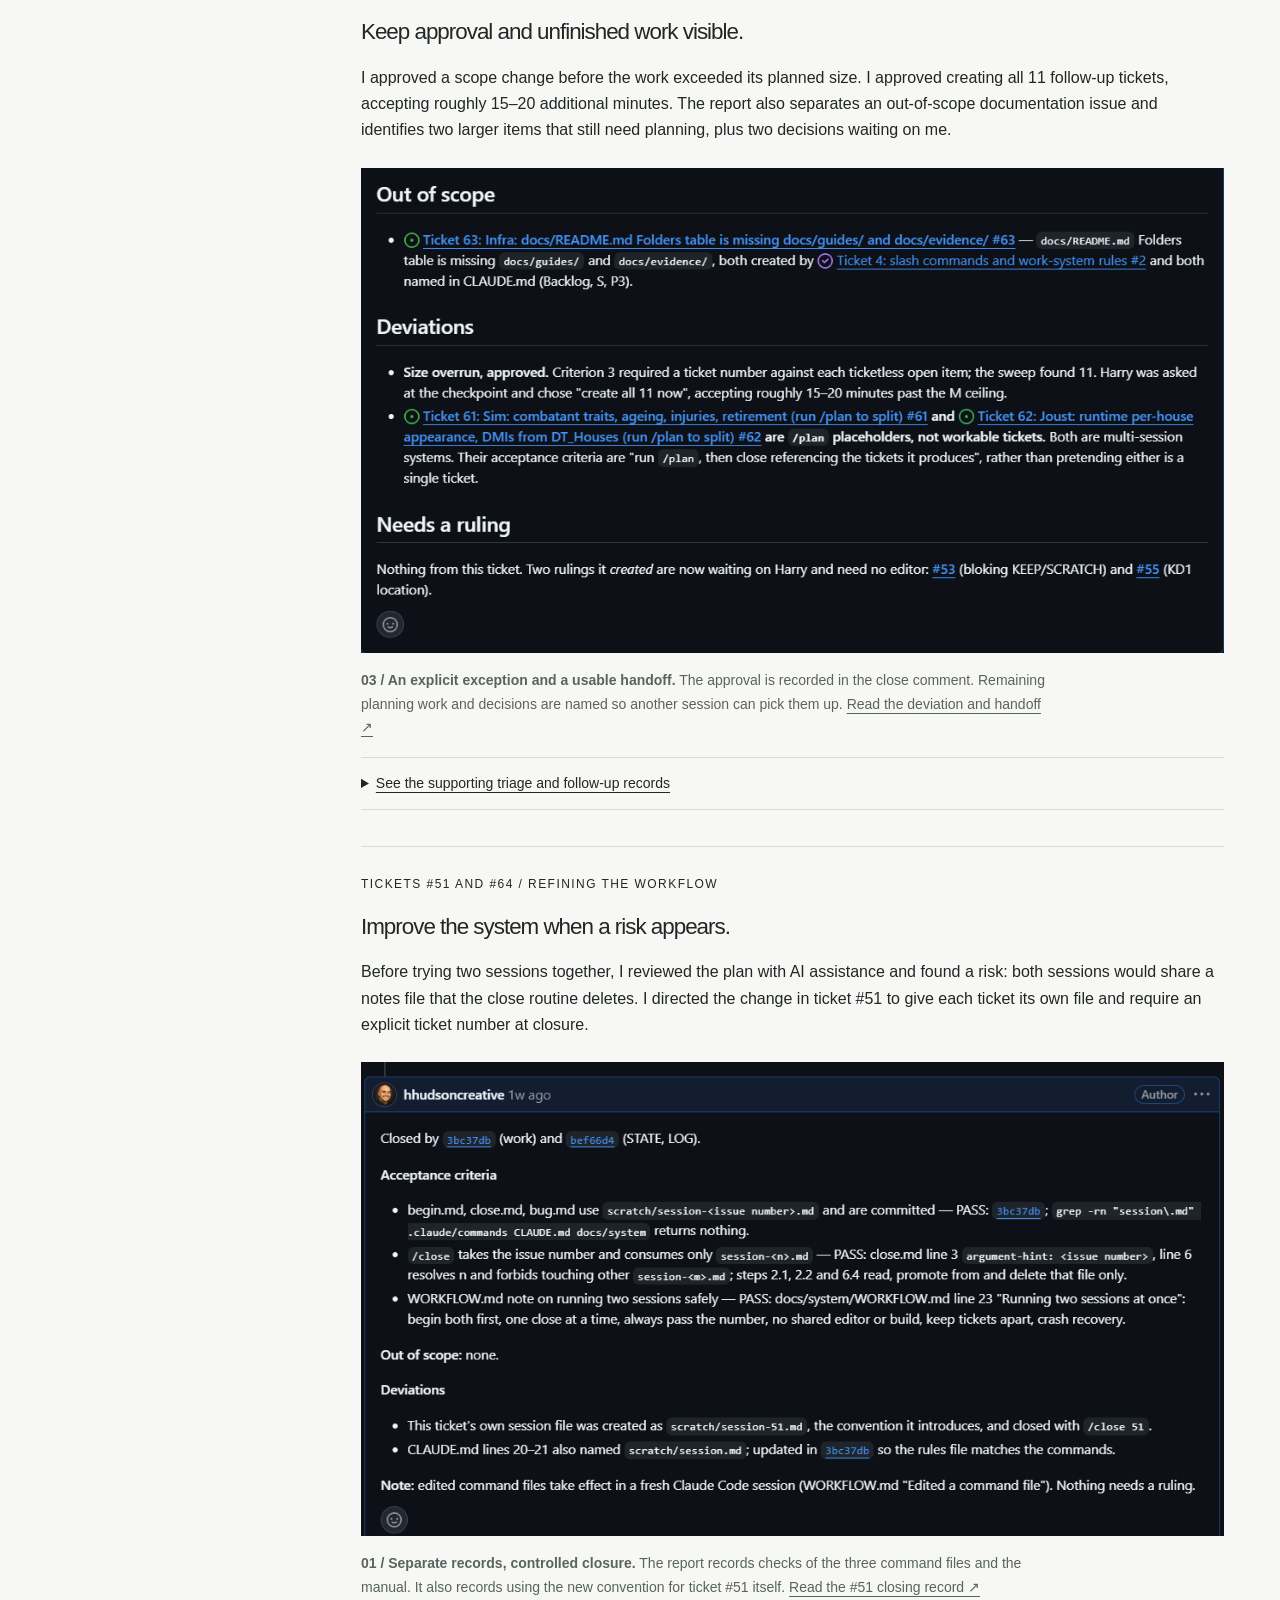
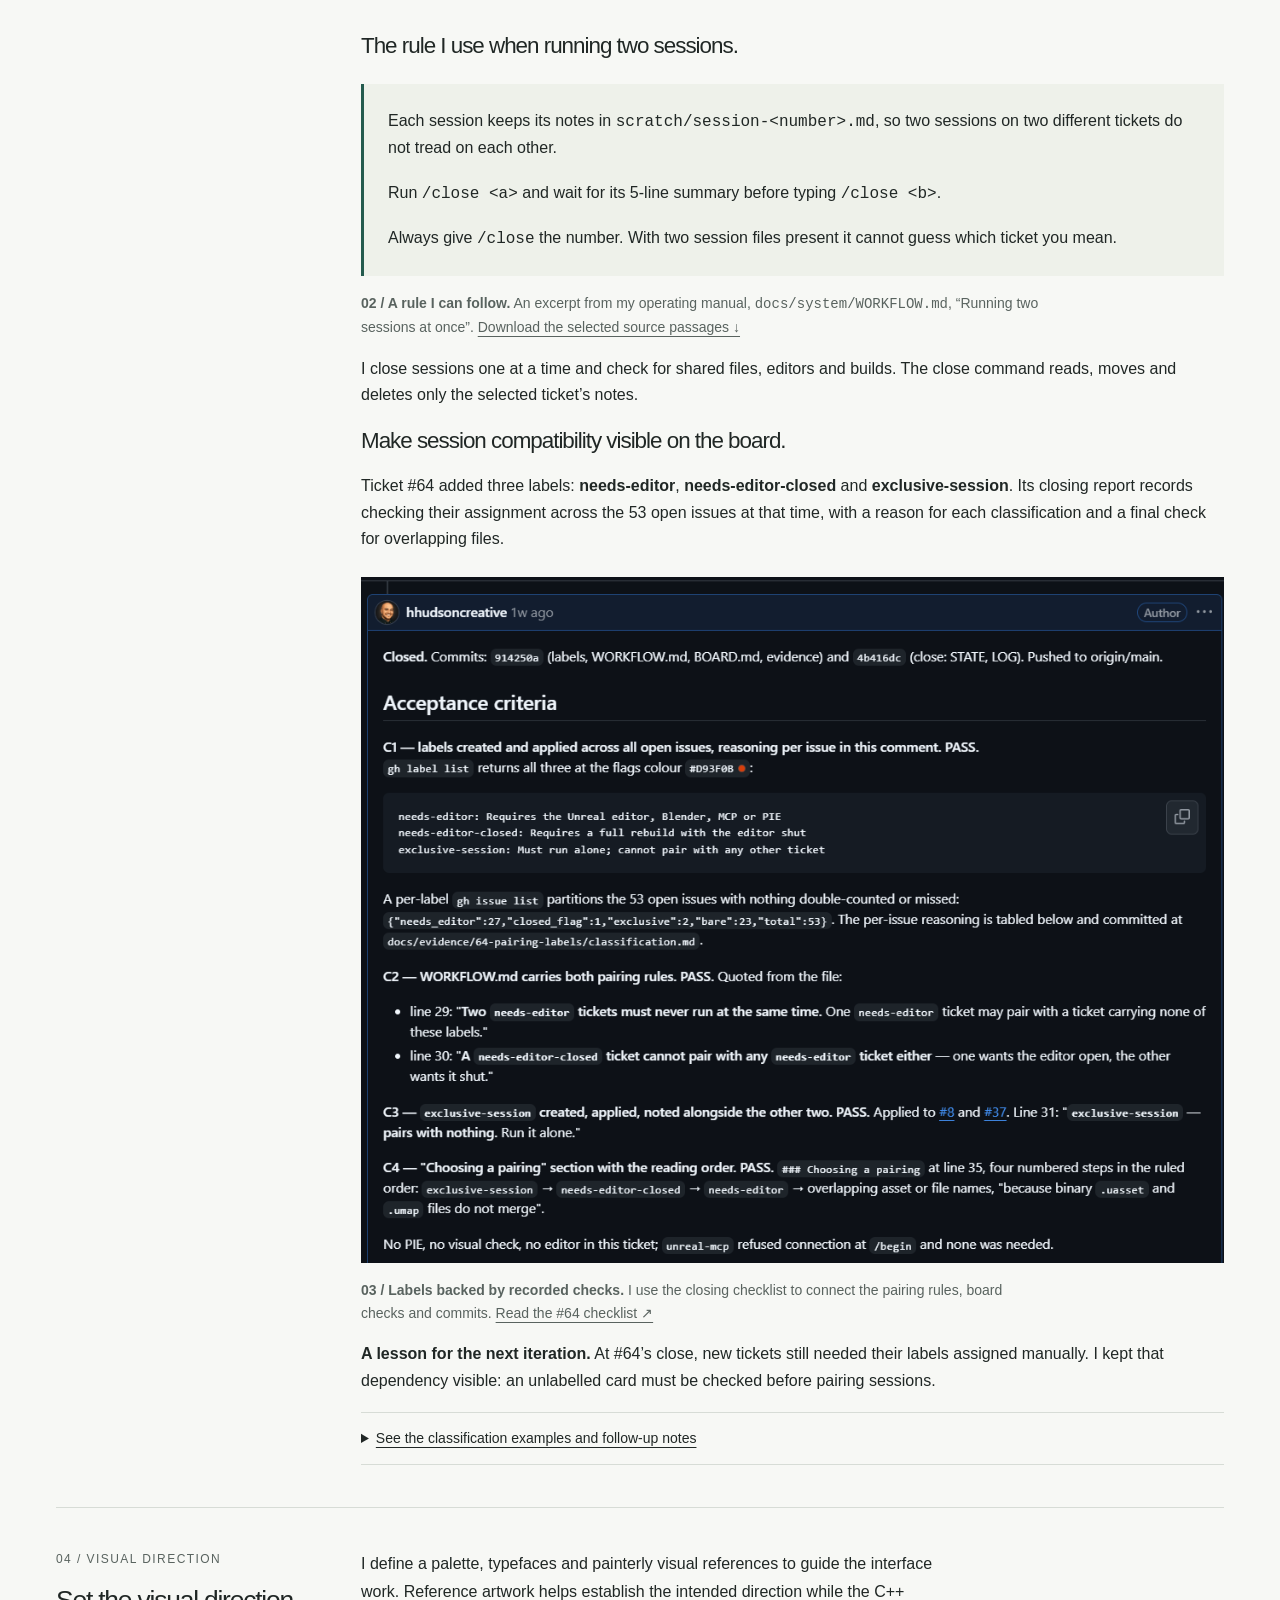
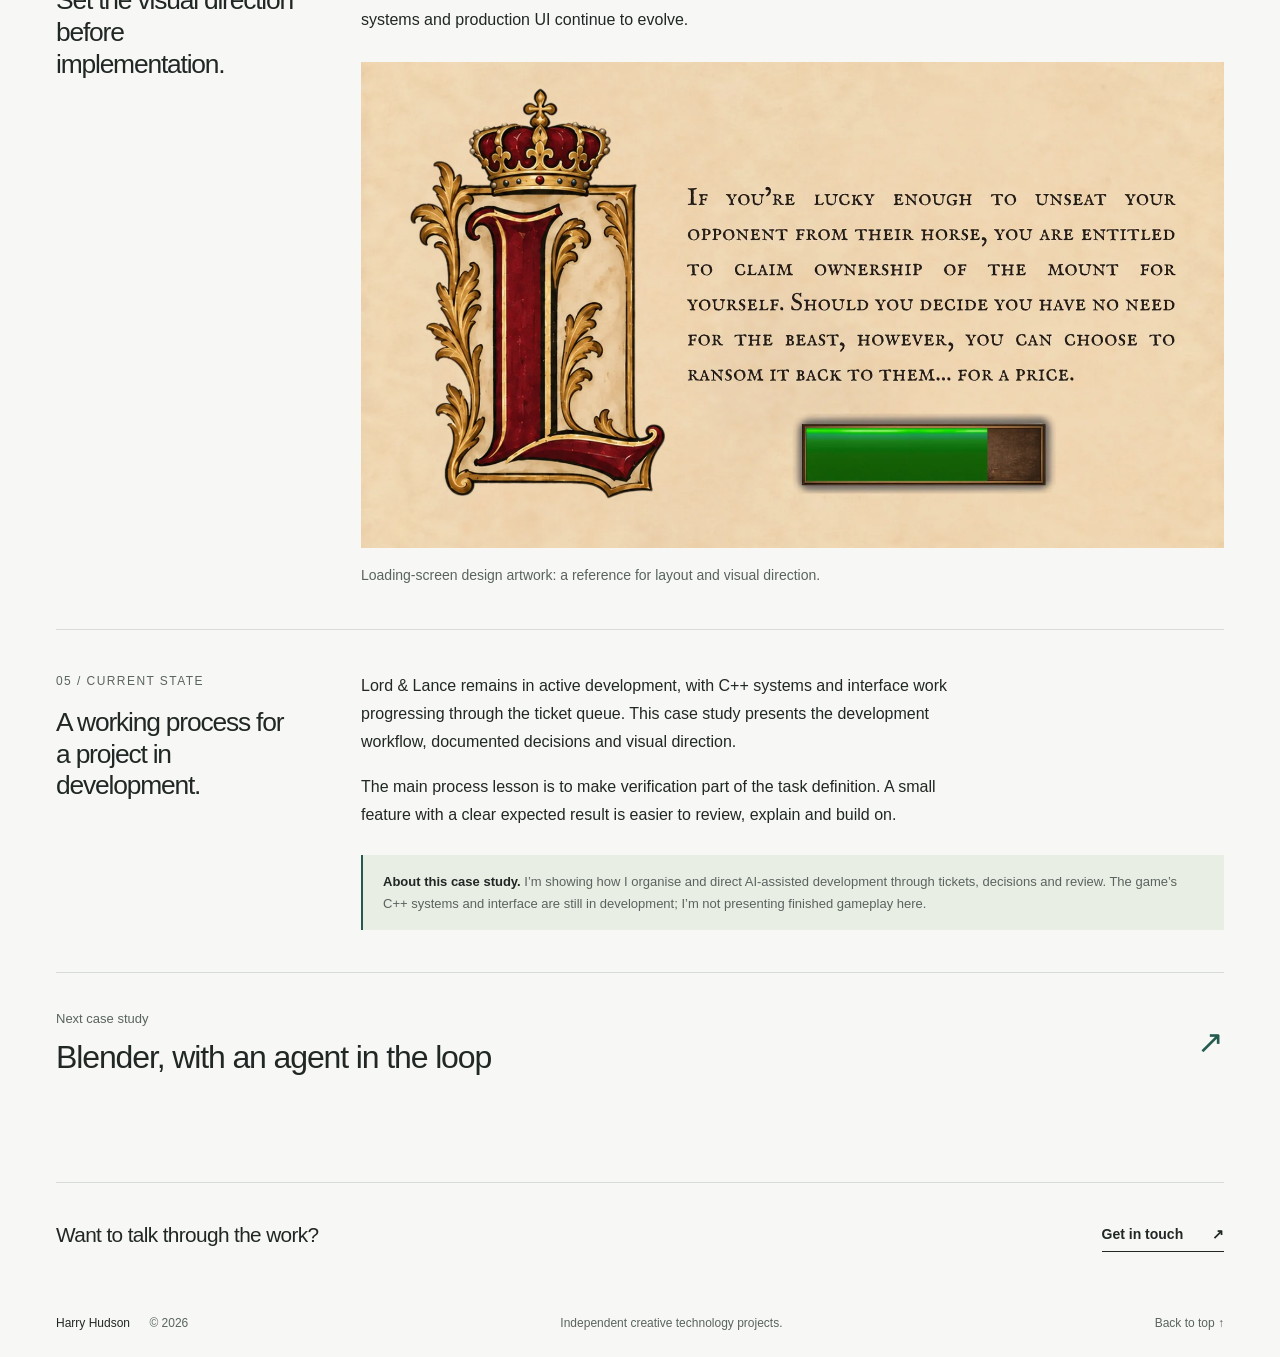
<file: lord-and-lance.html>
<!doctype html>
<html lang="en-GB">
<head>
  <meta charset="utf-8">
  <meta name="viewport" content="width=device-width, initial-scale=1">
  <title>Lord &amp; Lance | Harry Hudson</title>
  <meta name="description" content="Designing a ticket-driven AI development workflow for an Unreal Engine project, with explicit ownership, scope and verification.">
  <meta name="theme-color" content="#f7f8f5">
  <meta property="og:type" content="website">
  <meta property="og:locale" content="en_GB">
  <meta property="og:site_name" content="Harry Hudson · Creative Technologist">
  <meta property="og:title" content="Lord &amp; Lance | Harry Hudson">
  <meta property="og:description" content="Designing a ticket-driven AI development workflow for an Unreal Engine project, with explicit ownership, scope and verification.">
  <meta name="twitter:card" content="summary">
  <meta name="twitter:title" content="Lord &amp; Lance | Harry Hudson">
  <meta name="twitter:description" content="Designing a ticket-driven AI development workflow for an Unreal Engine project, with explicit ownership, scope and verification.">
  <link rel="icon" type="image/svg+xml" href="data:image/svg+xml,%3Csvg xmlns='http://www.w3.org/2000/svg' viewBox='0 0 32 32'%3E%3Crect width='32' height='32' rx='5' fill='%23192d2c'/%3E%3Cpath d='M8 7v18M24 7v18M8 16h16' stroke='%23f7f8f5' stroke-width='4'/%3E%3C/svg%3E">
  <link rel="stylesheet" href="styles.css">
  <script src="app.js" defer></script>
  <link rel="canonical" href="https://hjhudsonwriter.github.io/lord-and-lance.html">
  <meta property="og:url" content="https://hjhudsonwriter.github.io/lord-and-lance.html">
  <meta property="og:image" content="https://hjhudsonwriter.github.io/assets/harry-hudson-logo.png">
</head>
<body>
<a class="skip-link" href="#main">Skip to content</a>
<header class="site-header wrap">
  <a class="identity" href="index.html" aria-label="Harry Hudson, home"><img class="brand-logo" src="assets/harry-hudson-logo.png" width="42" height="42" alt="" decoding="async"><span>Harry Hudson<span class="identity-role">Creative Technologist</span></span></a>
  <button class="menu-toggle" aria-expanded="false" aria-controls="navigation">Menu <span aria-hidden="true">+</span></button>
  <nav id="navigation" aria-label="Main navigation">
    <a href="index.html#work">Work</a><a href="index.html#approach">Approach</a><a href="index.html#about">About</a><a class="nav-contact" href="index.html#contact">Contact <span aria-hidden="true">↗</span></a>
  </nav>
</header><main id="main"><div id="top"></div><section class="case-hero wrap"><a class="back-link" href="index.html#work">← Selected work</a><div class="case-heading"><div><p class="eyebrow">01 / AI development workflow</p><h1>Lord &amp; Lance</h1></div><p class="lead">Designing the system that keeps an AI-assisted game project organised, reviewable and moving forward.</p></div><dl class="case-facts"><div><dt>Role</dt><dd>Solo developer &amp; creative director</dd></div><div><dt>Status</dt><dd>In development</dd></div><div><dt>Tools</dt><dd>Unreal Engine 5.8 · Claude Code · MCP</dd></div><div><dt>Focus</dt><dd>Workflow design · AI direction · Verification</dd></div></dl></section><div class="wrap"><figure><div class="case-cover "><img class="" src="assets/lord-lance-lists.webp" srcset="assets/lord-lance-lists-800.webp 800w, assets/lord-lance-lists.webp 1600w" sizes="(max-width: 700px) 100vw, 80vw" width="1600" height="900" alt="Lord &amp; Lance project image showing the tournament lists in early morning light." loading="eager" decoding="async" fetchpriority="high"></div><figcaption class="case-caption">Project image: the lists at dawn. This shows the visual direction of the game.</figcaption></figure><div class="case-summary"><div><h2>The project in a sentence</h2><p>A ticket-driven development system designed around Lord &amp; Lance, my ongoing Unreal Engine game project.</p></div><div><h2>What this case study shows</h2><p>How I design a development workflow around a large creative project: specifying the system, directing AI-assisted implementation and keeping design and verification under my control.</p></div></div><div class="case-body"><section class="case-section"><div class="section-title"><p class="eyebrow">01 / The brief</p><h2>Make the ambition manageable.</h2></div><div class="section-content"><p>The idea is a medieval tournament management sim: build a roster, manage an estate and run a tournament season. Its systems need to connect, and its screens need to feel like parts of the same world.</p><p>The immediate challenge is organising interdependent C++, interface and asset work into tasks I can specify, review and resume around a full-time job. The workflow itself is the focus of this case study.</p></div></section><section class="case-section"><div class="section-title"><p class="eyebrow">02 / My contribution</p><h2>Direction, implementation and review.</h2></div><div class="section-content"><p>I set the game design, visual style, UI layouts and acceptance criteria. I direct Claude Code through an Unreal MCP server for implementation, then review the changes against real logs and diffs.</p><div class="ownership-cards"><div><h3>My decisions</h3><p>System design, specifications, UMG assembly, palette, typography, asset selection and the decision to accept or revise a result.</p></div><div><h3>AI assistance</h3><p>C++ implementation, technical tasks and first-pass artwork. ChatGPT image tools support artwork and portraits; Canva supports reference mockups.</p></div></div><p class="process-note">The project also uses marketplace assets. My contribution is the direction, assembly, adaptation and validation of the overall experience.</p></div></section><section class="case-section" id="development-system" aria-labelledby="development-system-heading">
  <div class="section-title"><p class="eyebrow">03 / The method</p><h2 id="development-system-heading">Designing the system behind the build.</h2></div>
  <div class="section-content">
    <p>As UI, 3D assets and jousting development grew into parallel workstreams, long chat sessions became difficult to resume. I needed a workflow that could fit around a full-time job and survive interruption.</p>
    <p>I wrote the requirements, reviewed the proposed structure and directed AI-assisted implementation of a GitHub Kanban and ticketing system. My brief called for small tasks, explicit human approvals, traceable changes and a reliable record of unfinished work.</p>
    

    <h3>Built around the work I can actually do.</h3>
    <ol class="process-strip ticket-stages" aria-label="Ticket status sequence">
      <li><span>01</span><strong>Backlog</strong></li><li><span>02</span><strong>Ready</strong></li><li><span>03</span><strong>In Progress</strong></li><li><span>04</span><strong>Verify</strong></li><li><span>05</span><strong>Done</strong></li>
    </ol>
    <p>The <strong>Verify</strong> column gives work awaiting my editor tests or visual checks its own queue. Owner labels distinguish coding, UI assembly, in-editor testing, decisions and art approval, so I can choose work that fits the time and tools available.</p>
    <div class="ownership-cards">
      <div><h3>My direction and checks</h3><p>I define requirements and constraints, approve plans, assemble the UI, run Play-In-Editor tests and make design and visual decisions.</p></div>
      <div><h3>AI-assisted delivery</h3><p>Claude supports planning and review; Claude Code handles implementation, build tasks, board administration and documentation within the agreed workflow.</p></div>
    </div>
    <ul class="bullets">
      <li><strong>Scope before starting.</strong> Tickets target 30, 60 or at most 90 minutes. Larger work is split through planning; deviations need explicit agreement.</li>
      <li><strong>Ready has conditions.</strong> UI assembly needs a committed guide; editor tests need expected outcomes written in advance; coding tasks need their dependencies closed.</li>
      <li><strong>Done requires evidence.</strong> Each acceptance criterion needs a supporting log, file, export, render or commit in the close report. Out-of-scope findings become separate tickets.</li>
      <li><strong>Continuity lives in the repository.</strong> The close routine updates a current-state document and work log. Agreed files are checked before committing, so the next session can start from a recorded state.</li>
    </ul>
    <div class="evidence-exhibit" id="ll-03" aria-labelledby="system-evidence-heading">
      <p class="eyebrow">From the project / September 2026</p>
      <h3 id="system-evidence-heading">The workflow, in use.</h3>
      <figure>
        <a class="evidence-image-link" href="assets/ll-board.png" target="_blank" rel="noopener noreferrer" aria-label="Open the full Lord and Lance board capture in a new tab"><div class="capture-window board-window"><img src="assets/ll-board.png" width="2523" height="1330" alt="GitHub project board with Backlog, Ready, In Progress, Verify and Done columns; Harry’s Queue and Claude’s Queue are available as separate views." loading="lazy" decoding="async"></div></a>
        <figcaption><strong>01 / A board with explicit handoffs.</strong> The column descriptions distinguish work ready to start, work awaiting review and work accepted with evidence recorded. Ticket #50 is visible in Done; excerpts from its closing record appear below. <a href="assets/ll-board.png" target="_blank" rel="noopener noreferrer">View full board ↗</a></figcaption>
      </figure>
      <div class="evidence-observations"><p><strong>Choose a queue.</strong> Separate views organise work for me and Claude.</p><p><strong>Make review visible.</strong> Verify holds work awaiting editor checks or review evidence.</p><p><strong>Define completion.</strong> Done states that verification evidence must be recorded.</p></div>

      <figure>
        <div class="capture-window instructions-window"><img src="assets/ll-project-instructions.png" width="1280" height="720" alt="Project instructions excerpt defining Claude Code’s implementation duties, my UI assembly, testing and approval duties, Claude’s planning role, and ticket readiness and evidence rules." loading="lazy" decoding="async"></div>
        <figcaption><strong>02 / Responsibilities written into the instructions.</strong> I wrote clear responsibilities and ticket rules into the system: a 90-minute ceiling, one owner, a definition of ready and evidence at closure.</figcaption>
      </figure>
      <details class="evidence-transcript"><summary>Read the rules shown in the excerpt</summary><div><p><strong>Claude Code:</strong> implementation, builds, board administration, UI assembly guides and state/log upkeep.</p><p><strong>My role:</strong> UI assembly using committed guides, Play-In-Editor tests, visual approval and decisions.</p><p><strong>Claude:</strong> strategy, ticket planning, review of plans and close reports, and weekly review.</p><p><strong>Ticket rules:</strong> a 90-minute ceiling and one owner per ticket. Ready needs a definition of ready; Done needs evidence in the closing comment. Out-of-scope work becomes a new ticket.</p><p class="process-note">Plain-language summary of the visible instructions.</p></div></details>

      <h3>A decision gets its own ticket.</h3>
      <p>Ticket #87 asks whether a losing tournament entry should receive a reward. It sets out three options, their effect on the player experience and the implementation each would require. The <strong>owner:harry-decision</strong> label makes the decision mine; the economy balance pass is explicitly dependent on that ruling.</p>
      <figure>
        <a class="evidence-image-link" href="assets/ll-decision-ticket-87.png" target="_blank" rel="noopener noreferrer" aria-label="Open the full ticket 87 capture in a new tab"><img src="assets/ll-decision-ticket-87.png" width="1717" height="1131" alt="Open issue 87 comparing winner-takes-all, an appearance fee and placement-based tournament rewards. The sidebar labels me as the decision owner and shows In Progress." loading="lazy" decoding="async"></a>
        <figcaption><strong>03 / Options, consequences and a human decision.</strong> I use decision tickets to compare options before committing to implementation. Here, the reward rule is awaiting my decision. <a href="assets/ll-decision-ticket-87.png" target="_blank" rel="noopener noreferrer">View readable ticket ↗</a></figcaption>
      </figure>
    </div>

<div class="evidence-exhibit" id="ll-02" aria-labelledby="ticket-50-heading">
  <p class="eyebrow">Ticket #50 / A recorded close</p>
  <h3 id="ticket-50-heading">One ticket, from review to a recorded handoff.</h3>
  <p>Ticket #50 consolidated learnings from three archived project handovers into the standing instructions. Its closing record connects each acceptance criterion to a check, names the resulting commits and separates follow-up work from the completed task.</p>

  <figure>
    <a class="evidence-image-link" href="assets/ll-50-close.png" target="_blank" rel="noopener noreferrer" aria-label="Open ticket 50 closing checklist at full size"><img src="assets/ll-50-close.png" width="1216" height="798" alt="Ticket 50 closing comment listing commits f8fcc82 and 3496794 and five checked acceptance criteria, with supporting file references and verification descriptions." loading="lazy" decoding="async"></a>
    <figcaption><strong>01 / Completion tied to criteria.</strong> The comment records 23 lessons added to the standing instructions, explains why I kept 15 elsewhere and lists new tickets for outstanding work. It names separate implementation and state/log commits. <a href="assets/ll-50-close.png" target="_blank" rel="noopener noreferrer">Read the closing checklist ↗</a></figcaption>
  </figure>

  <h3>Check the project, then decide what comes next.</h3>
  <p>The verification excerpt records three checks against project files: menu event bindings, the ledger’s widget hierarchy and button-label bindings. The button check identified a naming mismatch and was filed as ticket #52 at priority P1. I keep the fix and retest in that follow-up ticket so they have their own acceptance criteria.</p>
  <figure>
    <a class="evidence-image-link" href="assets/ll-50-verification.png" target="_blank" rel="noopener noreferrer" aria-label="Open ticket 50 repository verification excerpt at full size"><img src="assets/ll-50-verification.png" width="1183" height="433" alt="Close-report section describing checks of main-menu event bindings, ledger JSON hierarchy and a button LabelText mismatch captured as issue 52." loading="lazy" decoding="async"></a>
    <figcaption><strong>02 / Specific checks behind the report.</strong> File and widget references make the findings traceable. The excerpt also narrows the remaining ledger check to a visual inspection. <a href="assets/ll-50-verification.png" target="_blank" rel="noopener noreferrer">Read the verification excerpt ↗</a></figcaption>
  </figure>

  <h3>Keep approval and unfinished work visible.</h3>
  <p>I approved a scope change before the work exceeded its planned size. I approved creating all 11 follow-up tickets, accepting roughly 15–20 additional minutes. The report also separates an out-of-scope documentation issue and identifies two larger items that still need planning, plus two decisions waiting on me.</p>
  <figure>
    <a class="evidence-image-link" href="assets/ll-50-deviations.png" target="_blank" rel="noopener noreferrer" aria-label="Open ticket 50 deviations and handoff excerpt at full size"><img src="assets/ll-50-deviations.png" width="1002" height="564" alt="Out-of-scope issue 63, an approved size overrun, planning placeholders 61 and 62, and decisions 53 and 55 waiting on me, recorded in the close report." loading="lazy" decoding="async"></a>
    <figcaption><strong>03 / An explicit exception and a usable handoff.</strong> The approval is recorded in the close comment. Remaining planning work and decisions are named so another session can pick them up. <a href="assets/ll-50-deviations.png" target="_blank" rel="noopener noreferrer">Read the deviation and handoff ↗</a></figcaption>
  </figure>

  <details class="evidence-transcript ticket-supporting"><summary>See the supporting triage and follow-up records</summary><div>
    <p><strong>Choose what belongs in the standing instructions.</strong> The triage table gives a reason for each of the 15 learnings not promoted, including duplication, a better document location or a rule specific to one asset.</p>
    <figure><a class="evidence-image-link" href="assets/ll-50-triage.png" target="_blank" rel="noopener noreferrer" aria-label="Open ticket 50 triage table at full size"><img src="assets/ll-50-triage.png" width="994" height="1096" alt="Table of 15 learnings not promoted into the standing instructions, each with a source and reason." loading="lazy" decoding="async"></a><figcaption><strong>Supporting record / Triage.</strong> Explains exclusions rather than silently discarding notes. <a href="assets/ll-50-triage.png" target="_blank" rel="noopener noreferrer">Read the triage table ↗</a></figcaption></figure>
    <p><strong>Turn open items into an organised backlog.</strong> The follow-up table maps 11 findings to tickets #52–#62, with track, owner or planning designation, size and priority. Four other items have recorded reasons for not creating separate tickets.</p>
    <figure><a class="evidence-image-link" href="assets/ll-50-follow-ups.png" target="_blank" rel="noopener noreferrer" aria-label="Open ticket 50 follow-up table at full size"><img src="assets/ll-50-follow-ups.png" width="997" height="1036" alt="Table mapping 11 open items to tickets 52 through 62, followed by four items with reasons for not creating separate tickets." loading="lazy" decoding="async"></a><figcaption><strong>Supporting record / Follow-up work.</strong> Captures ownership and next steps without treating new tickets as completed work. <a href="assets/ll-50-follow-ups.png" target="_blank" rel="noopener noreferrer">Read the follow-up table ↗</a></figcaption></figure>
  </div></details>
  
</div>


<div class="evidence-exhibit" id="ll-04" aria-labelledby="workflow-refinement-heading">
  <p class="eyebrow">Tickets #51 and #64 / Refining the workflow</p>
  <h3 id="workflow-refinement-heading">Improve the system when a risk appears.</h3>
  <p>Before trying two sessions together, I reviewed the plan with AI assistance and found a risk: both sessions would share a notes file that the close routine deletes. I directed the change in ticket #51 to give each ticket its own file and require an explicit ticket number at closure.</p>
  <figure>
    <a class="evidence-image-link" href="assets/ll-51-close.png" target="_blank" rel="noopener noreferrer" aria-label="Open ticket 51 closing comment at full size"><img src="assets/ll-51-close.png" width="1012" height="556" alt="Ticket 51 close report naming commits 3bc37db and bef66d4, per-ticket session files, close restricted to its own file, and the operating-manual rules for two sessions." loading="lazy" decoding="async"></a>
    <figcaption><strong>01 / Separate records, controlled closure.</strong> The report records checks of the three command files and the manual. It also records using the new convention for ticket #51 itself. <a href="assets/ll-51-close.png" target="_blank" rel="noopener noreferrer">Read the #51 closing record ↗</a></figcaption>
  </figure>

  <h3>The rule I use when running two sessions.</h3>
  <figure class="manual-evidence">
    <blockquote>
      <p>Each session keeps its notes in <code>scratch/session-&lt;number&gt;.md</code>, so two sessions on two different tickets do not tread on each other.</p>
      <p>Run <code>/close &lt;a&gt;</code> and wait for its 5-line summary before typing <code>/close &lt;b&gt;</code>.</p>
      <p>Always give <code>/close</code> the number. With two session files present it cannot guess which ticket you mean.</p>
    </blockquote>
    <figcaption><strong>02 / A rule I can follow.</strong> An excerpt from my operating manual, <code>docs/system/WORKFLOW.md</code>, “Running two sessions at once”. <a href="assets/ll-51-workflow-excerpt.txt" download>Download the selected source passages ↓</a></figcaption>
  </figure>
  <p>I close sessions one at a time and check for shared files, editors and builds. The close command reads, moves and deletes only the selected ticket’s notes.</p>

  <h3>Make session compatibility visible on the board.</h3>
  <p>Ticket #64 added three labels: <strong>needs-editor</strong>, <strong>needs-editor-closed</strong> and <strong>exclusive-session</strong>. Its closing report records checking their assignment across the 53 open issues at that time, with a reason for each classification and a final check for overlapping files.</p>
  <figure>
    <a class="evidence-image-link" href="assets/ll-64-close.png" target="_blank" rel="noopener noreferrer" aria-label="Open ticket 64 criteria and verification at full size"><div class="capture-window pairing-window"><img src="assets/ll-64-close.png" width="1012" height="1188" alt="Ticket 64 closing checklist showing three session-pairing labels, the 53-issue classification check, pairing rules and the four-step selection order." loading="lazy" decoding="async"></div></a>
    <figcaption><strong>03 / Labels backed by recorded checks.</strong> I use the closing checklist to connect the pairing rules, board checks and commits. <a href="assets/ll-64-close.png" target="_blank" rel="noopener noreferrer">Read the #64 checklist ↗</a></figcaption>
  </figure>
  <p><strong>A lesson for the next iteration.</strong> At #64’s close, new tickets still needed their labels assigned manually. I kept that dependency visible: an unlabelled card must be checked before pairing sessions.</p>
  <details class="evidence-transcript ticket-supporting"><summary>See the classification examples and follow-up notes</summary><div>
    <p>The classification excerpt distinguishes a rebuild requiring the editor shut from work that must run alone. It also shows examples assessed as needing none of the three labels, still subject to checking file overlap.</p>
    <figure><a class="evidence-image-link" href="assets/ll-64-classification.png" target="_blank" rel="noopener noreferrer" aria-label="Open ticket 64 classification examples at full size"><img src="assets/ll-64-classification.png" width="1035" height="837" alt="Ticket 64 reasoning for editor-closed, exclusive-session and assessed unlabelled tickets, including why a driver reinstall or command-folder migration must run alone." loading="lazy" decoding="async"></a><figcaption><strong>Supporting record / Reasons behind the labels.</strong> Examples of the reasoning behind the session labels. <a href="assets/ll-64-classification.png" target="_blank" rel="noopener noreferrer">Read the classification examples ↗</a></figcaption></figure>
    <p>The final capture records judgement calls, the out-of-scope numbering issue, agreed deviations and the warning that label assignment was not enforced at creation.</p>
    <figure><a class="evidence-image-link" href="assets/ll-64-caveats.png" target="_blank" rel="noopener noreferrer" aria-label="Open ticket 64 judgement calls and caveats at full size"><img src="assets/ll-64-caveats.png" width="1018" height="1066" alt="Ticket 64 closing sections covering judgement calls, out-of-scope ticket 65, approved scope deviations and the missing enforcement of pairing labels on new tickets." loading="lazy" decoding="async"></a><figcaption><strong>Supporting record / Follow-up decisions.</strong> I keep judgement calls and remaining work in the close report. <a href="assets/ll-64-caveats.png" target="_blank" rel="noopener noreferrer">Read the follow-up notes ↗</a></figcaption></figure>
  </div></details>
  
</div>

  </div>
</section>
<section class="case-section"><div class="section-title"><p class="eyebrow">04 / Visual direction</p><h2>Set the visual direction before implementation.</h2></div><div class="section-content"><p>I define a palette, typefaces and painterly visual references to guide the interface work. Reference artwork helps establish the intended direction while the C++ systems and production UI continue to evolve.</p><figure><img class="" src="assets/lord-lance-loading.webp" srcset="assets/lord-lance-loading-800.webp 800w, assets/lord-lance-loading.webp 1600w" sizes="(max-width: 700px) 100vw, 80vw" width="1600" height="900" alt="Lord &amp; Lance loading-screen artwork, combining a decorated initial, a gameplay tip and a green progress-bar design." loading="lazy" decoding="async"><figcaption>Loading-screen design artwork: a reference for layout and visual direction.</figcaption></figure></div></section><section class="case-section"><div class="section-title"><p class="eyebrow">05 / Current state</p><h2>A working process for a project in development.</h2></div><div class="section-content"><p>Lord &amp; Lance remains in active development, with C++ systems and interface work progressing through the ticket queue. This case study presents the development workflow, documented decisions and visual direction.</p><p>The main process lesson is to make verification part of the task definition. A small feature with a clear expected result is easier to review, explain and build on.</p><div class="evidence-status"><strong>About this case study.</strong> I’m showing how I organise and direct AI-assisted development through tickets, decisions and review. The game’s C++ systems and interface are still in development; I’m not presenting finished gameplay here.</div></div></section><a class="next-project" href="blender-mcp.html"><span>Next case study<strong>Blender, with an agent in the loop</strong></span><span aria-hidden="true">↗</span></a></div><div class="case-contact"><p>Want to talk through the work?</p><a class="text-link" href="mailto:hhudson.creative@gmail.com">Get in touch <span aria-hidden="true">↗</span></a></div></div></main><footer class="site-footer wrap"><p>Harry Hudson <span>© 2026</span></p><p>Independent creative technology projects.</p><a href="#top">Back to top <span aria-hidden="true">↑</span></a></footer>
</body></html>
</file>
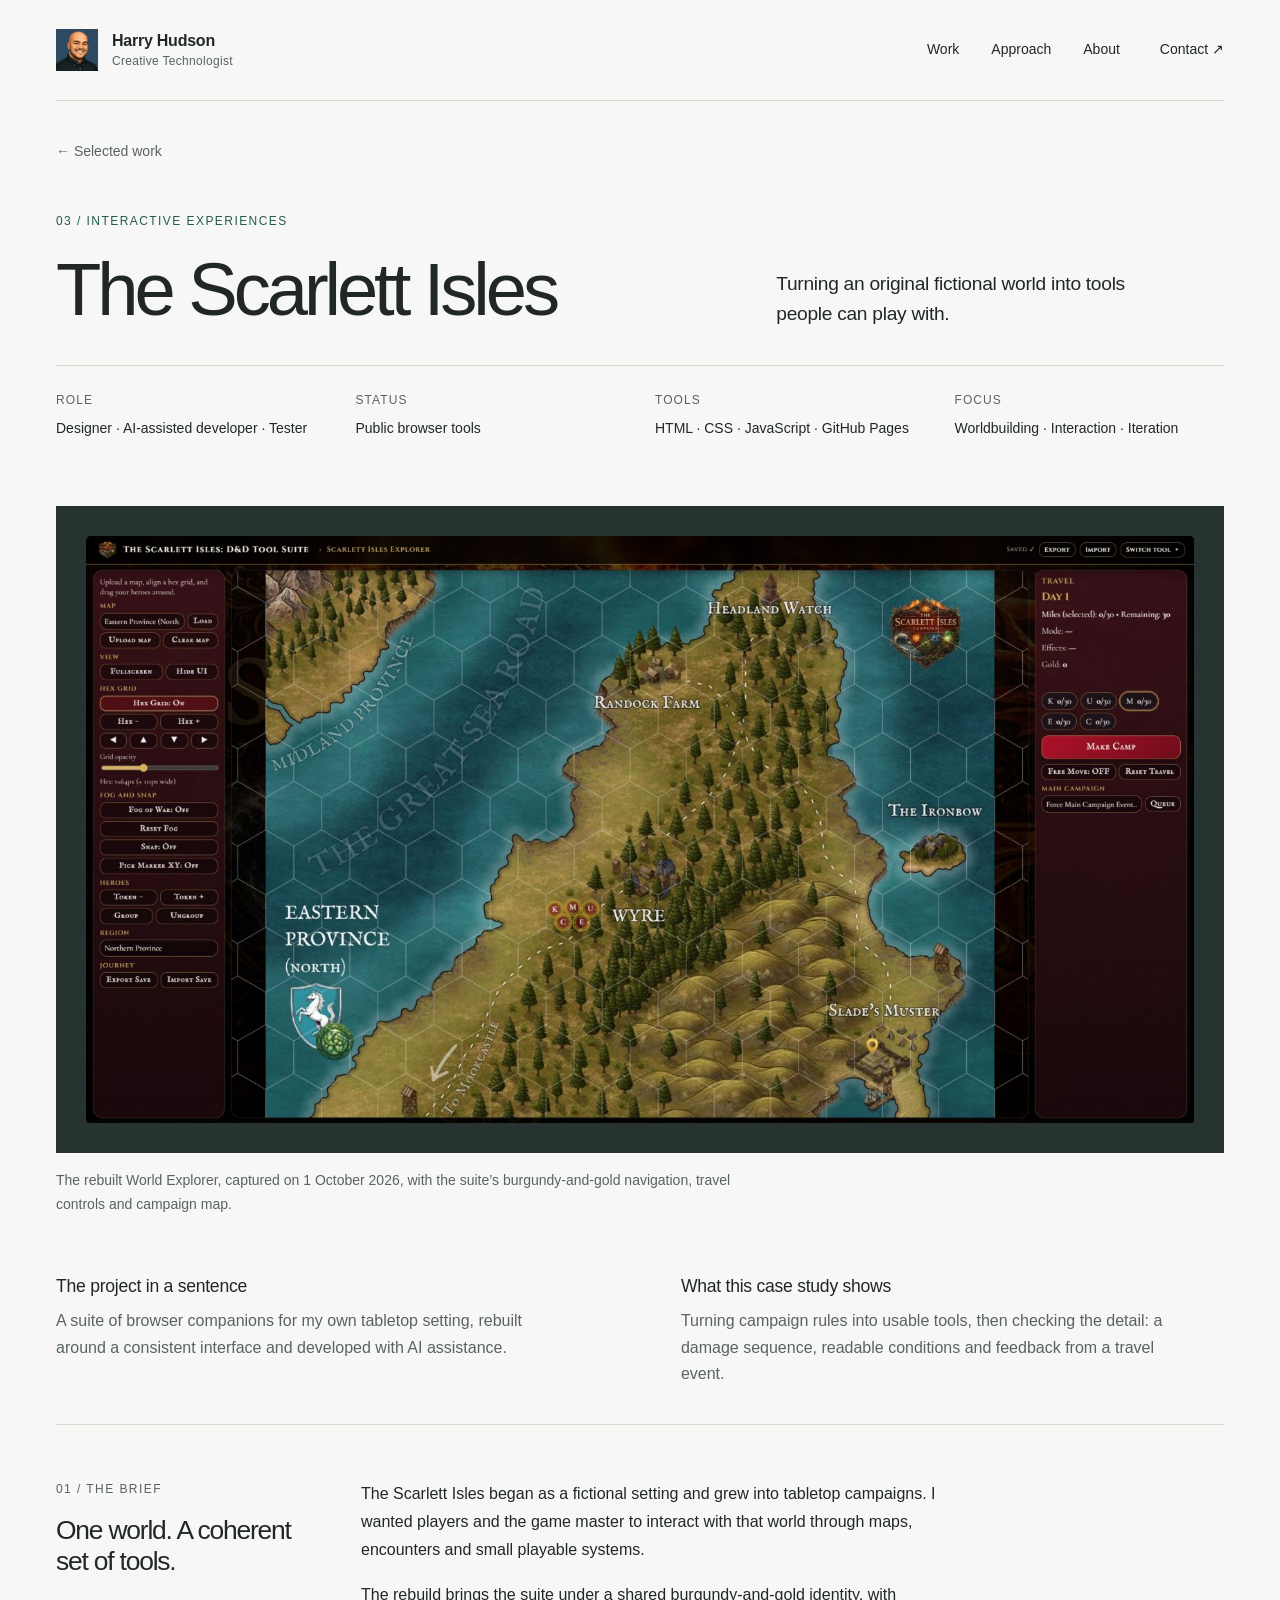
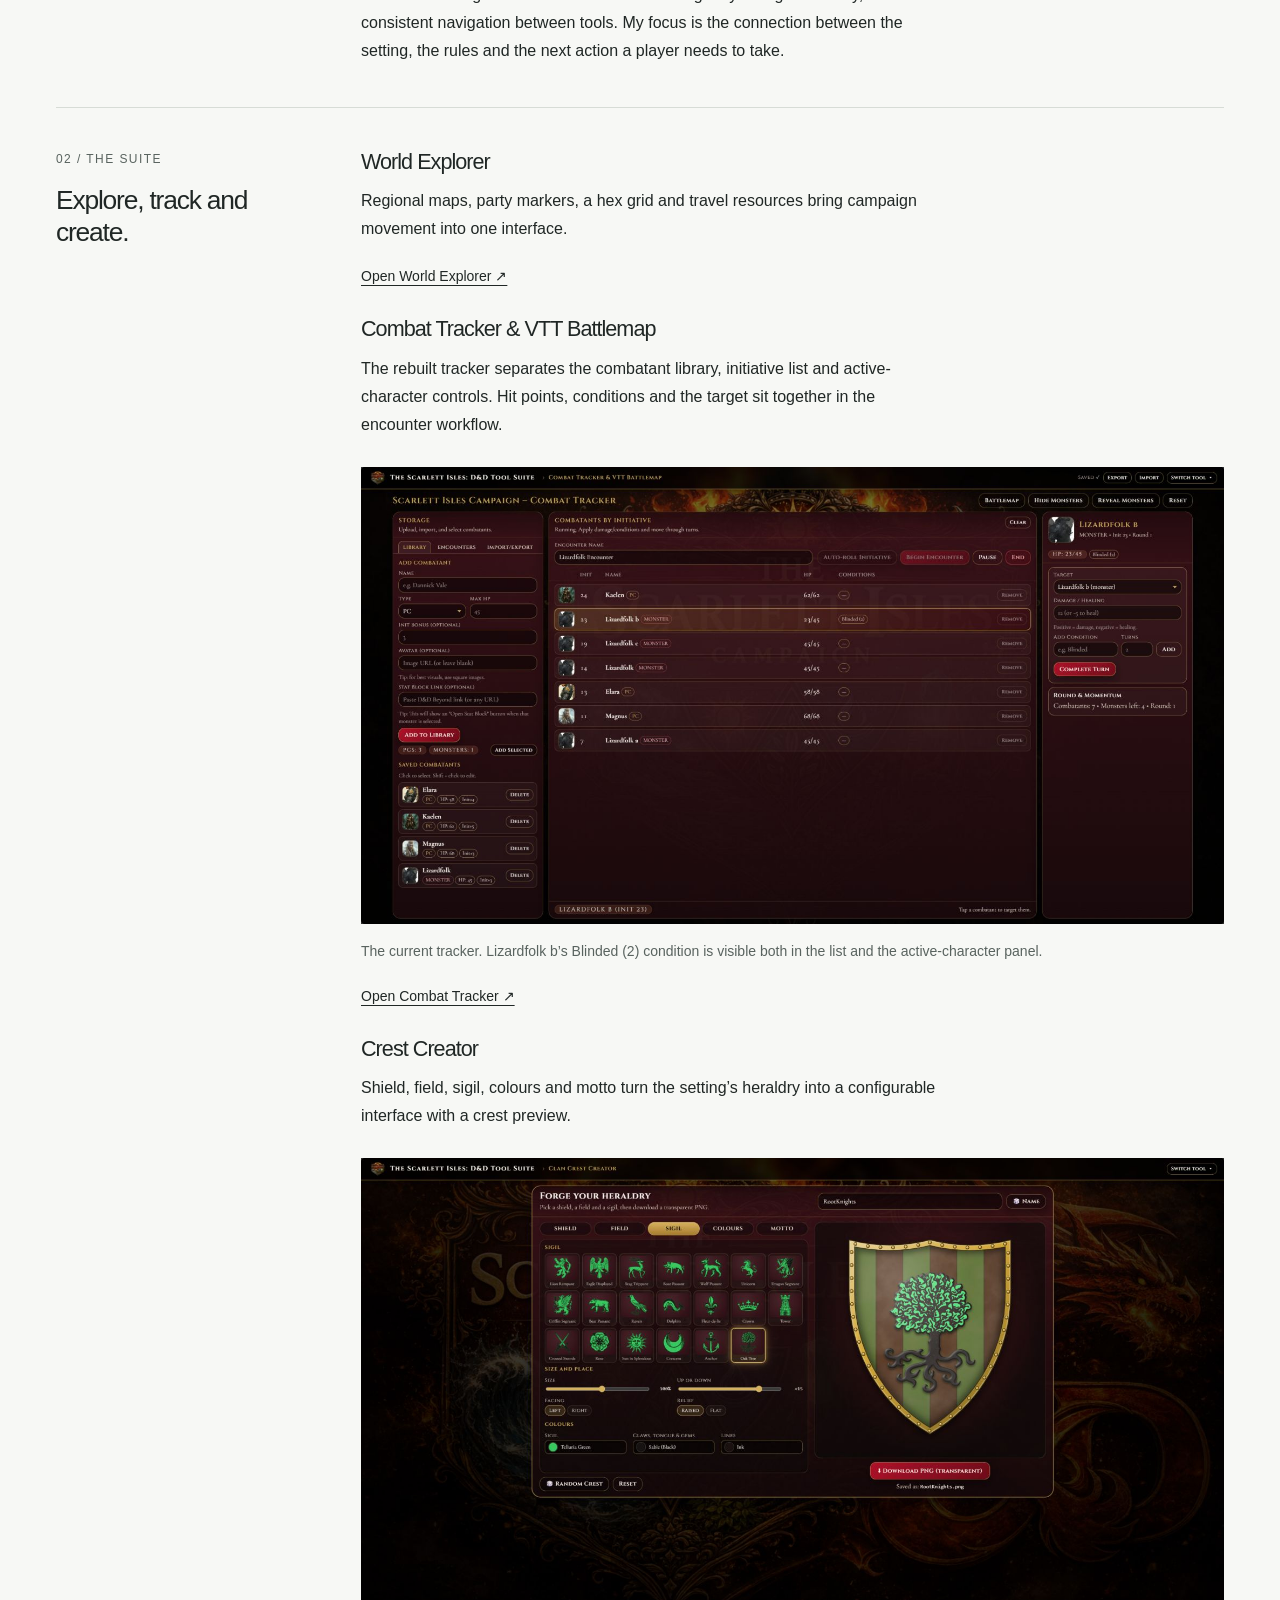
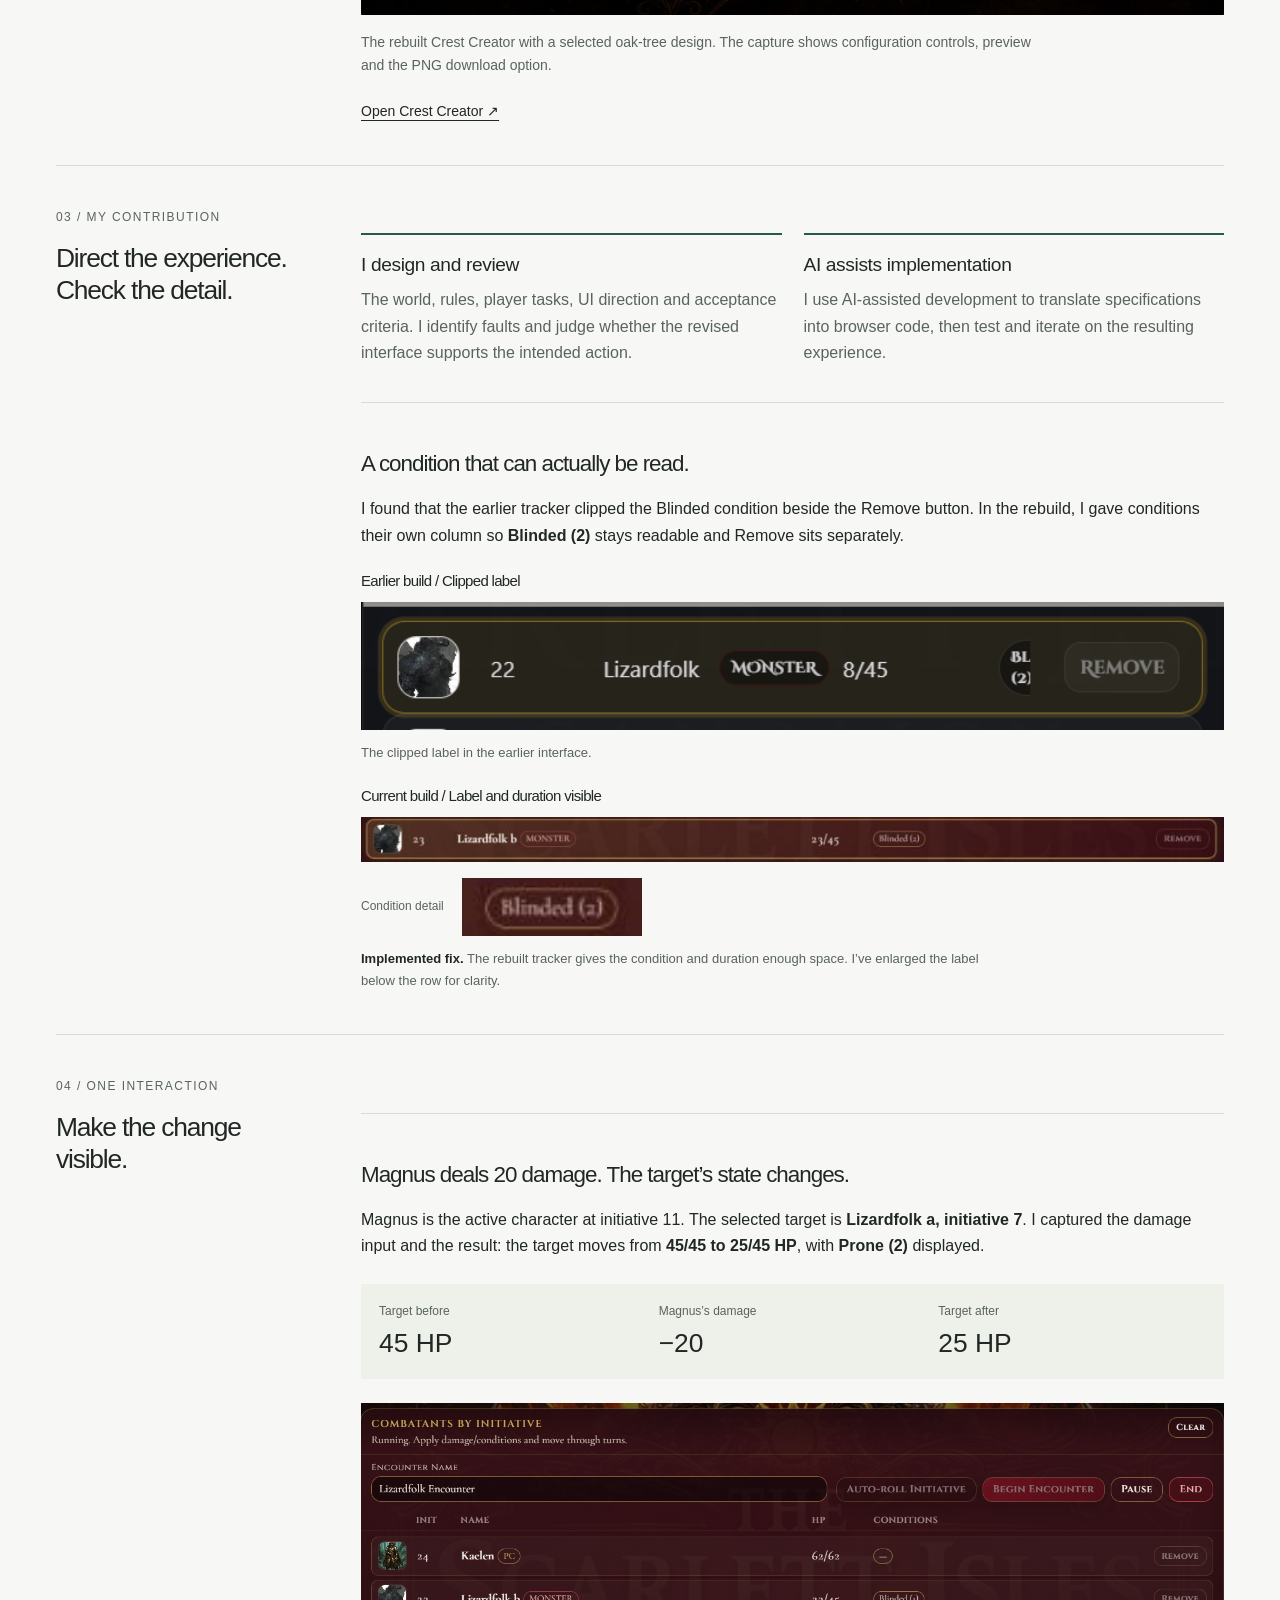
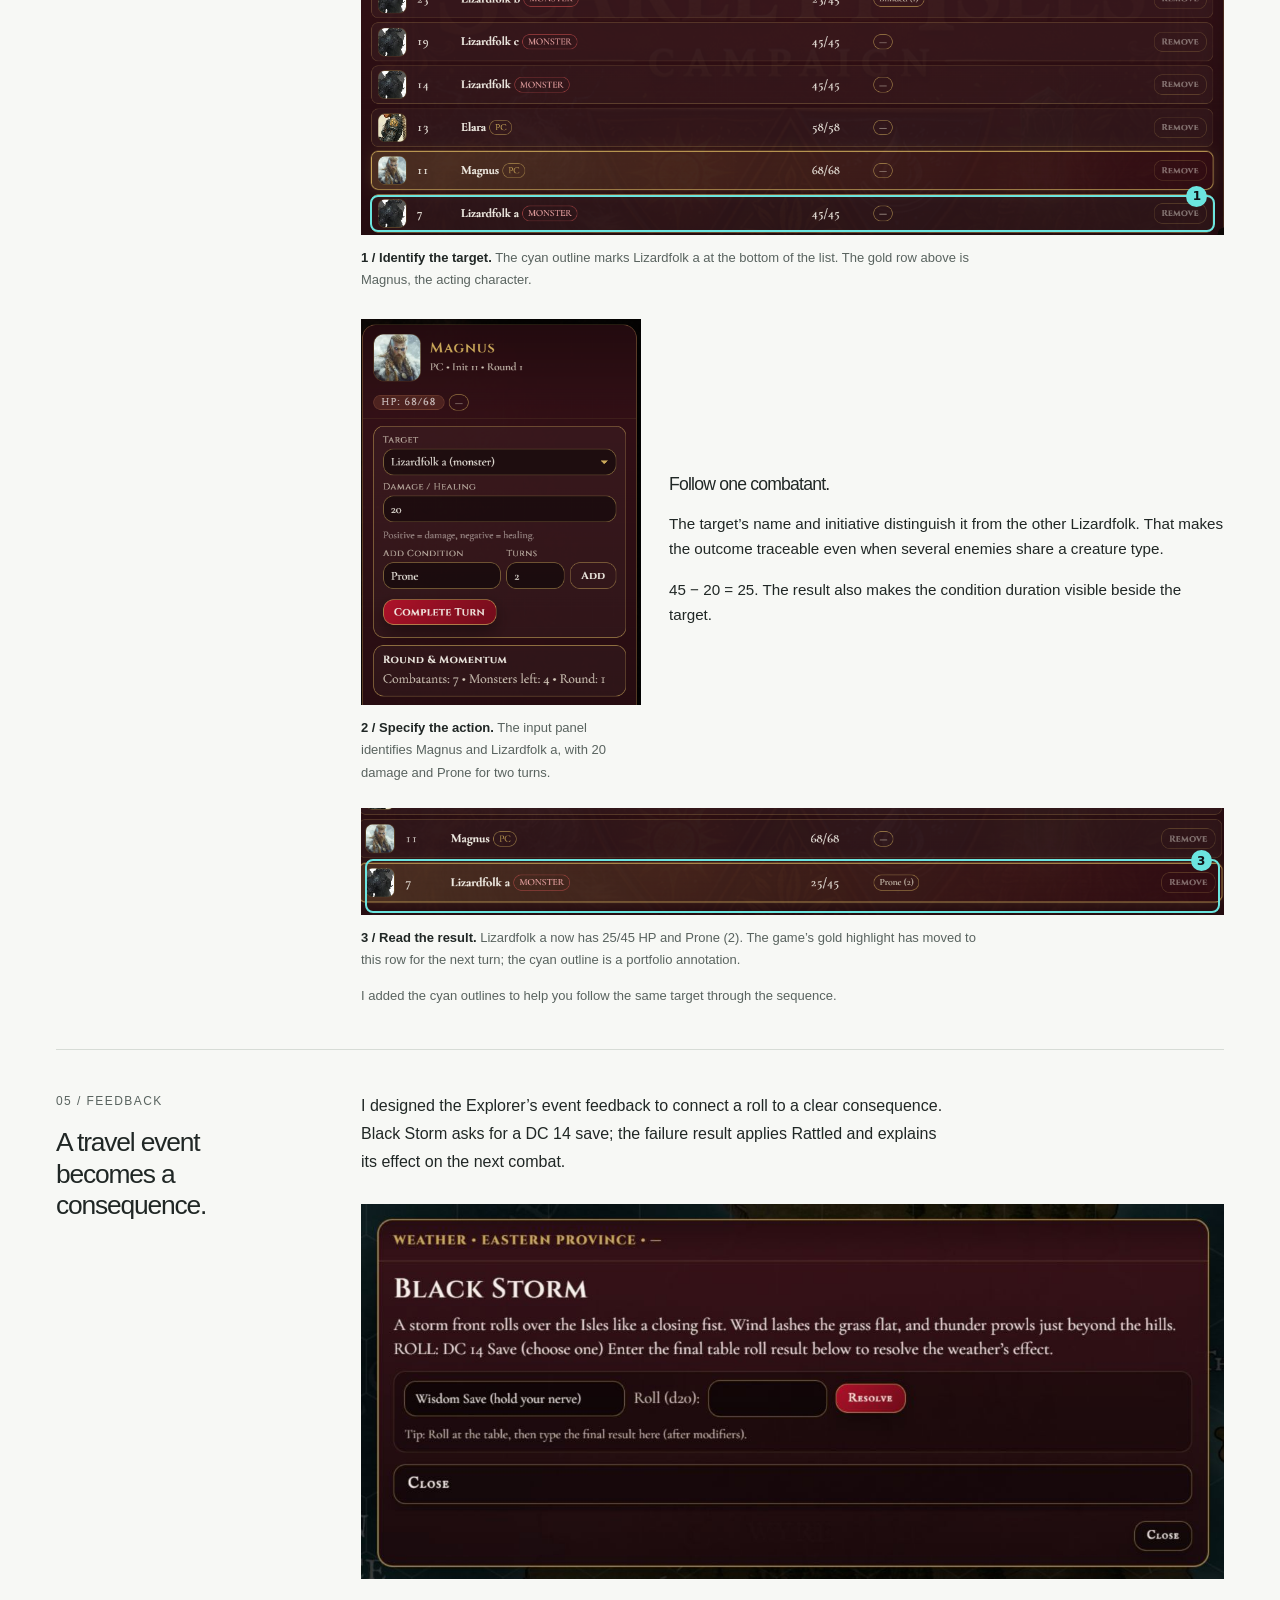
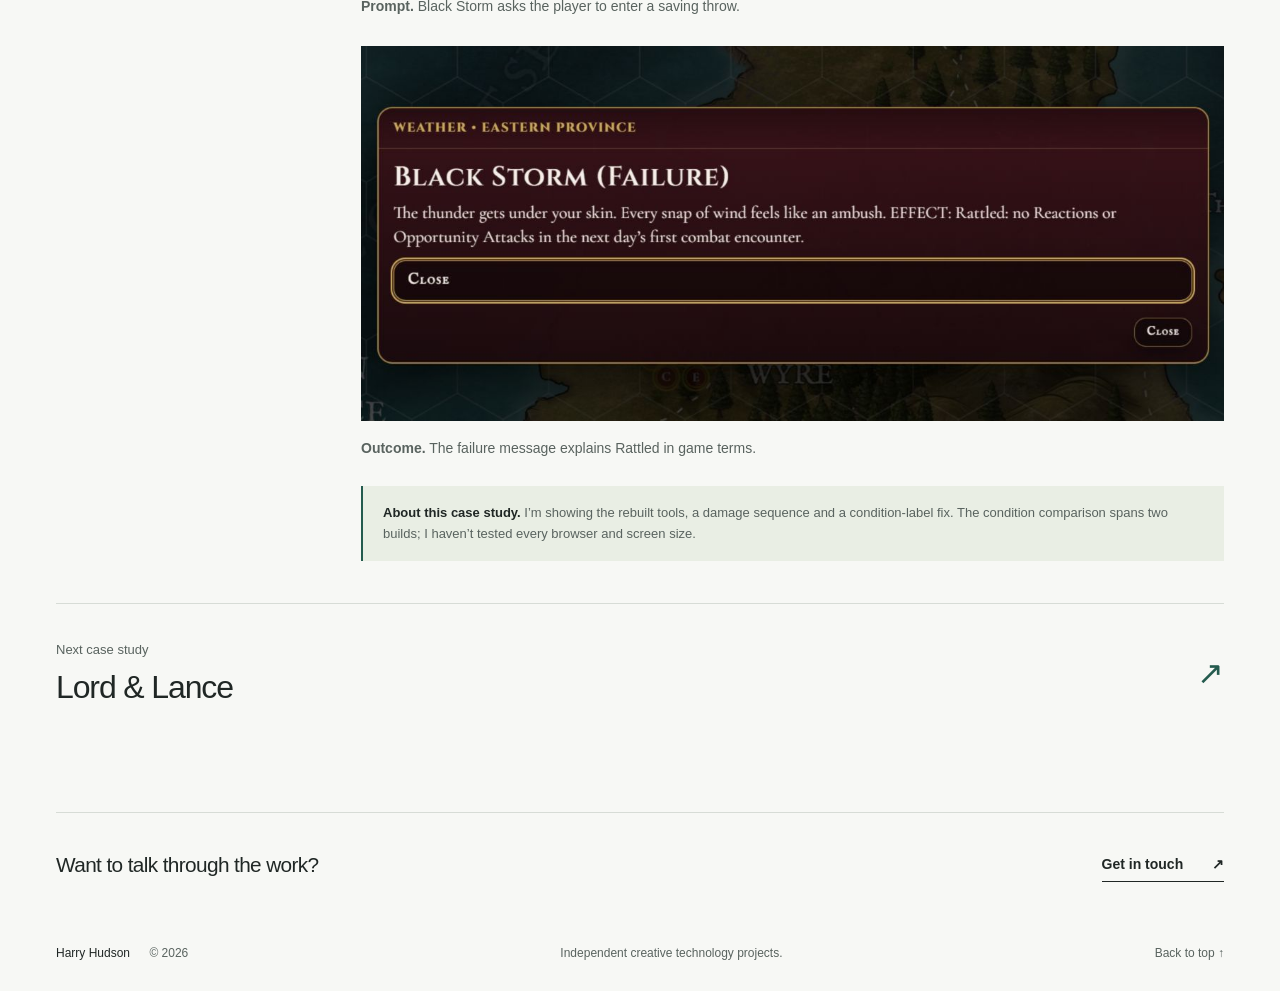
<file: scarlett-isles.html>
<!doctype html>
<html lang="en-GB">
<head>
  <meta charset="utf-8">
  <meta name="viewport" content="width=device-width, initial-scale=1">
  <title>The Scarlett Isles | Harry Hudson</title>
  <meta name="description" content="My rebuilt suite of AI-assisted tabletop tools for world exploration, combat tracking and heraldry.">
  <meta name="theme-color" content="#f7f8f5">
  <meta property="og:type" content="website">
  <meta property="og:locale" content="en_GB">
  <meta property="og:site_name" content="Harry Hudson · Creative Technologist">
  <meta property="og:title" content="The Scarlett Isles | Harry Hudson">
  <meta property="og:description" content="My rebuilt suite of AI-assisted tabletop tools for world exploration, combat tracking and heraldry.">
  <meta name="twitter:card" content="summary">
  <meta name="twitter:title" content="The Scarlett Isles | Harry Hudson">
  <meta name="twitter:description" content="My rebuilt suite of AI-assisted tabletop tools for world exploration, combat tracking and heraldry.">
  <link rel="icon" type="image/svg+xml" href="data:image/svg+xml,%3Csvg xmlns='http://www.w3.org/2000/svg' viewBox='0 0 32 32'%3E%3Crect width='32' height='32' rx='5' fill='%23192d2c'/%3E%3Cpath d='M8 7v18M24 7v18M8 16h16' stroke='%23f7f8f5' stroke-width='4'/%3E%3C/svg%3E">
  <link rel="stylesheet" href="styles.css">
  <script src="app.js" defer></script>
  <link rel="canonical" href="https://hjhudsonwriter.github.io/scarlett-isles.html">
  <meta property="og:url" content="https://hjhudsonwriter.github.io/scarlett-isles.html">
  <meta property="og:image" content="https://hjhudsonwriter.github.io/assets/harry-hudson-logo.png">
</head>
<body>
<a class="skip-link" href="#main">Skip to content</a>
<header class="site-header wrap">
  <a class="identity" href="index.html" aria-label="Harry Hudson, home"><img class="brand-logo" src="assets/harry-hudson-logo.png" width="42" height="42" alt="" decoding="async"><span>Harry Hudson<span class="identity-role">Creative Technologist</span></span></a>
  <button class="menu-toggle" aria-expanded="false" aria-controls="navigation">Menu <span aria-hidden="true">+</span></button>
  <nav id="navigation" aria-label="Main navigation">
    <a href="index.html#work">Work</a><a href="index.html#approach">Approach</a><a href="index.html#about">About</a><a class="nav-contact" href="index.html#contact">Contact <span aria-hidden="true">↗</span></a>
  </nav>
</header><main id="main"><div id="top"></div><section class="case-hero wrap"><a class="back-link" href="index.html#work">← Selected work</a><div class="case-heading"><div><p class="eyebrow">03 / Interactive experiences</p><h1>The Scarlett Isles</h1></div><p class="lead">Turning an original fictional world into tools people can play with.</p></div><dl class="case-facts"><div><dt>Role</dt><dd>Designer · AI-assisted developer · Tester</dd></div><div><dt>Status</dt><dd>Public browser tools</dd></div><div><dt>Tools</dt><dd>HTML · CSS · JavaScript · GitHub Pages</dd></div><div><dt>Focus</dt><dd>Worldbuilding · Interaction · Iteration</dd></div></dl></section><div class="wrap"><figure><div class="case-cover screen-cover"><div class="source-crop" style="aspect-ratio:2548/1350"><div style="width:100.000000%;left:0.000000%;top:0.000000%"><img src="assets/si-current-explorer.webp" width="1600" height="848" alt="Rebuilt Scarlett Isles Explorer: region map, party markers, travel resources and burgundy-and-gold suite navigation." loading="eager" decoding="async"></div></div></div><figcaption>The rebuilt World Explorer, captured on 1 October 2026, with the suite’s burgundy-and-gold navigation, travel controls and campaign map.</figcaption></figure><div class="case-summary"><div><h2>The project in a sentence</h2><p>A suite of browser companions for my own tabletop setting, rebuilt around a consistent interface and developed with AI assistance.</p></div><div><h2>What this case study shows</h2><p>Turning campaign rules into usable tools, then checking the detail: a damage sequence, readable conditions and feedback from a travel event.</p></div></div><div class="case-body"><section class="case-section"><div class="section-title"><p class="eyebrow">01 / The brief</p><h2>One world. A coherent set of tools.</h2></div><div class="section-content"><p>The Scarlett Isles began as a fictional setting and grew into tabletop campaigns. I wanted players and the game master to interact with that world through maps, encounters and small playable systems.</p><p>The rebuild brings the suite under a shared burgundy-and-gold identity, with consistent navigation between tools. My focus is the connection between the setting, the rules and the next action a player needs to take.</p></div></section><section class="case-section"><div class="section-title"><p class="eyebrow">02 / The suite</p><h2>Explore, track and create.</h2></div><div class="section-content"><h3>World Explorer</h3><p>Regional maps, party markers, a hex grid and travel resources bring campaign movement into one interface.</p><div class="source-links"><a href="https://hjhudsonwriter.github.io/TSI_MasterSuite/index.html?tool=explorer" target="_blank" rel="noopener noreferrer">Open World Explorer ↗</a></div><h3>Combat Tracker &amp; VTT Battlemap</h3><p>The rebuilt tracker separates the combatant library, initiative list and active-character controls. Hit points, conditions and the target sit together in the encounter workflow.</p><figure><div class="source-crop" style="aspect-ratio:2548/1350"><div style="width:100.000000%;left:0.000000%;top:0.000000%"><img src="assets/si-current-tracker.webp" width="1600" height="848" alt="Current Combat Tracker with combatant library, initiative list, visible Blinded (2) condition and active-character controls." loading="lazy" decoding="async"></div></div><figcaption>The current tracker. Lizardfolk b’s Blinded (2) condition is visible both in the list and the active-character panel.</figcaption></figure><div class="source-links"><a href="https://hjhudsonwriter.github.io/TSI_MasterSuite/index.html?tool=encounter" target="_blank" rel="noopener noreferrer">Open Combat Tracker ↗</a></div><h3>Crest Creator</h3><p>Shield, field, sigil, colours and motto turn the setting’s heraldry into a configurable interface with a crest preview.</p><figure><div class="source-crop" style="aspect-ratio:2548/1350"><div style="width:100.000000%;left:0.000000%;top:0.000000%"><img src="assets/si-current-crest.webp" width="1600" height="848" alt="Current Crest Creator: shield and sigil options alongside a green and brown oak-tree crest labelled Root Knights." loading="lazy" decoding="async"></div></div><figcaption>The rebuilt Crest Creator with a selected oak-tree design. The capture shows configuration controls, preview and the PNG download option.</figcaption></figure><div class="source-links"><a href="https://hjhudsonwriter.github.io/TSI_MasterSuite/index.html?tool=crest" target="_blank" rel="noopener noreferrer">Open Crest Creator ↗</a></div></div></section><section class="case-section"><div class="section-title"><p class="eyebrow">03 / My contribution</p><h2>Direct the experience. Check the detail.</h2></div><div class="section-content"><div class="ownership-cards"><div><h3>I design and review</h3><p>The world, rules, player tasks, UI direction and acceptance criteria. I identify faults and judge whether the revised interface supports the intended action.</p></div><div><h3>AI assists implementation</h3><p>I use AI-assisted development to translate specifications into browser code, then test and iterate on the resulting experience.</p></div></div><section class="evidence-exhibit si-evidence" id="si-02" aria-labelledby="si-02-heading"><h3 id="si-02-heading">A condition that can actually be read.</h3><p>I found that the earlier tracker clipped the Blinded condition beside the Remove button. In the rebuild, I gave conditions their own column so <strong>Blinded (2)</strong> stays readable and Remove sits separately.</p><figure><h4 class="capture-subheading">Earlier build / Clipped label</h4><img src="assets/si-02-condition-before.png" width="735" height="109" alt="Earlier tracker: the Blinded label and two-turn duration are cut off beside Remove." loading="lazy"><figcaption>The clipped label in the earlier interface.</figcaption></figure><figure><h4 class="capture-subheading">Current build / Label and duration visible</h4><div class="source-crop" style="aspect-ratio:1428/74"><div style="width:178.431373%;left:-39.355742%;top:-559.459460%"><img src="assets/si-current-tracker.webp" width="1600" height="848" alt="Current tracker row: Lizardfolk b at initiative 23, HP 23/45, Blinded (2) fully visible with Remove on the right." loading="lazy" decoding="async"></div></div><div class="condition-detail"><span>Condition detail</span><div class="source-crop" style="aspect-ratio:118/38"><div style="width:2159.322034%;left:-1181.355932%;top:-1131.578947%"><img src="assets/si-current-tracker.webp" width="1600" height="848" alt="Enlarged detail of the actual Blinded (2) label." loading="lazy" decoding="async"></div></div></div><figcaption><strong>Implemented fix.</strong> The rebuilt tracker gives the condition and duration enough space. I’ve enlarged the label below the row for clarity.</figcaption></figure></section></div></section><section class="case-section"><div class="section-title"><p class="eyebrow">04 / One interaction</p><h2>Make the change visible.</h2></div><div class="section-content"><section class="evidence-exhibit si-evidence" id="si-01" aria-labelledby="si-01-heading"><h3 id="si-01-heading">Magnus deals 20 damage. The target’s state changes.</h3><p>Magnus is the active character at initiative 11. The selected target is <strong>Lizardfolk a, initiative 7</strong>. I captured the damage input and the result: the target moves from <strong>45/45 to 25/45 HP</strong>, with <strong>Prone (2)</strong> displayed.</p><div class="damage-summary"><span><small>Target before</small><strong>45 HP</strong></span><span><small>Magnus’s damage</small><strong>−20</strong></span><span><small>Target after</small><strong>25 HP</strong></span></div><figure><div class="annotated-capture"><img src="assets/si-magnus-before.webp" width="1440" height="721" alt="Before: Magnus is active at initiative 11; Lizardfolk a, initiative 7, has 45/45 HP." loading="lazy" decoding="async"><span class="capture-mark mark-target" style="left:1%;top:90.7%;width:98%;height:8.7%" aria-hidden="true"><b>1</b></span></div><figcaption><strong>1 / Identify the target.</strong> The cyan outline marks Lizardfolk a at the bottom of the list. The gold row above is Magnus, the acting character.</figcaption></figure><div class="action-evidence"><figure><img src="assets/si-magnus-action.webp" width="453" height="625" alt="Magnus action panel: target Lizardfolk a, damage 20, condition Prone, duration 2." loading="lazy" decoding="async"><figcaption><strong>2 / Specify the action.</strong> The input panel identifies Magnus and Lizardfolk a, with 20 damage and Prone for two turns.</figcaption></figure><div><h4>Follow one combatant.</h4><p>The target’s name and initiative distinguish it from the other Lizardfolk. That makes the outcome traceable even when several enemies share a creature type.</p><p>45 − 20 = 25. The result also makes the condition duration visible beside the target.</p></div></div><figure><div class="annotated-capture"><img src="assets/si-magnus-after.webp" width="1404" height="175" alt="After: Lizardfolk a at initiative 7 has 25/45 HP and Prone (2). Magnus remains at 68/68 HP." loading="lazy" decoding="async"><span class="capture-mark mark-target" style="left:.5%;top:48%;width:99%;height:50%" aria-hidden="true"><b>3</b></span></div><figcaption><strong>3 / Read the result.</strong> Lizardfolk a now has 25/45 HP and Prone (2). The game’s gold highlight has moved to this row for the next turn; the cyan outline is a portfolio annotation.</figcaption></figure><p class="process-note">I added the cyan outlines to help you follow the same target through the sequence.</p></section></div></section><section class="case-section"><div class="section-title"><p class="eyebrow">05 / Feedback</p><h2>A travel event becomes a consequence.</h2></div><div class="section-content"><p>I designed the Explorer’s event feedback to connect a roll to a clear consequence. Black Storm asks for a DC 14 save; the failure result applies Rattled and explains its effect on the next combat.</p><figure><div class="source-crop" style="aspect-ratio:1220/530"><div style="width:100.000000%;left:0.000000%;top:0.000000%"><img src="assets/si-weather-before.webp" width="1220" height="530" alt="Black Storm event asks for a DC 14 save, with Wisdom Save selected and a roll field." loading="lazy" decoding="async"></div></div><figcaption><strong>Prompt.</strong> Black Storm asks the player to enter a saving throw.</figcaption></figure><figure><div class="source-crop" style="aspect-ratio:1220/530"><div style="width:100.000000%;left:0.000000%;top:0.000000%"><img src="assets/si-weather-after.webp" width="1220" height="530" alt="Black Storm failure result applies Rattled: no reactions or opportunity attacks in the next day’s first combat." loading="lazy" decoding="async"></div></div><figcaption><strong>Outcome.</strong> The failure message explains Rattled in game terms.</figcaption></figure><div class="evidence-status"><strong>About this case study.</strong> I’m showing the rebuilt tools, a damage sequence and a condition-label fix. The condition comparison spans two builds; I haven’t tested every browser and screen size.</div></div></section><a class="next-project" href="lord-and-lance.html"><span>Next case study<strong>Lord &amp; Lance</strong></span><span aria-hidden="true">↗</span></a></div><div class="case-contact"><p>Want to talk through the work?</p><a class="text-link" href="mailto:hhudson.creative@gmail.com">Get in touch <span aria-hidden="true">↗</span></a></div></div></main><footer class="site-footer wrap"><p>Harry Hudson <span>© 2026</span></p><p>Independent creative technology projects.</p><a href="#top">Back to top <span aria-hidden="true">↑</span></a></footer>
</body></html>
</file>
<file: styles.css>
/* Harry Hudson. Lightweight static portfolio. */
:root{--paper:#f7f8f5;--ink:#202725;--muted:#59635f;--line:#d7dcd6;--accent:#245b4e;--deep:#192d2c;--light:#e6ece6;--white:#fff;--frame:#eef1ea;--max:1280px}
*{box-sizing:border-box}
main h1,main h2,main h3{overflow-wrap:anywhere}
.hero-grid>*,.case-heading>*,.case-facts>*,.ownership-grid>*,.project-pair>*,.contact-grid>*{min-width:0}
html{scroll-behavior:smooth;scroll-padding-top:2rem}
body{margin:0;background:var(--paper);color:var(--ink);font-family:Arial,Helvetica,sans-serif;font-size:16px;line-height:1.65;-webkit-font-smoothing:antialiased}
button,a{-webkit-tap-highlight-color:transparent}
a{color:inherit;text-underline-offset:.25em;text-decoration-thickness:1px}
a:hover{text-decoration-color:var(--accent)}
button{font:inherit}
button,a{touch-action:manipulation}
:focus-visible{outline:3px solid #bc540e;outline-offset:5px;border-radius:1px}
img{display:block;width:100%;height:auto}
figure{margin:0}
figcaption{font-size:.875rem;line-height:1.65;color:var(--muted);margin-top:1rem;max-width:88ch}
h1,h2,h3,h4,p,ul,ol{margin:0}
h1,h2,h3,h4{font-weight:500;line-height:1.12;letter-spacing:-.045em}
p+p{margin-top:1.1rem}
ul,ol{padding:0}
.wrap{width:min(var(--max),calc(100% - 112px));margin-inline:auto}
.skip-link{position:fixed;top:-100px;left:1rem;background:var(--ink);color:white;padding:.8rem 1.2rem;z-index:100}
.skip-link:focus{top:1rem}
.site-header{display:flex;align-items:center;justify-content:space-between;padding-block:29px;border-bottom:1px solid var(--line);gap:1.5rem}
.identity{display:flex;align-items:center;gap:14px;text-decoration:none;font-weight:600;line-height:1.3;font-size:1rem;letter-spacing:-.015em}
.brand-logo{width:42px;height:42px;object-fit:contain;flex-shrink:0}
.identity-role{display:block;font-size:.75rem;color:var(--muted);font-weight:400;letter-spacing:.025em;margin-top:2px}
nav{display:flex;align-items:center;gap:2rem;font-size:.875rem}
nav,.hero-top,.hero-bottom,.project-meta{flex-wrap:wrap}
.case-section>*{min-width:0}
nav a{text-decoration:none;padding-block:.35rem}
nav a:hover{text-decoration:underline}
.nav-contact{margin-left:.5rem}
.menu-toggle{display:none;border:1px solid var(--line);background:transparent;padding:.5rem .75rem}
.hero{padding-top:43px;padding-bottom:0}
.hero-top,.hero-bottom{display:flex;justify-content:space-between;gap:1.5rem;align-items:center}
.eyebrow,.edition{text-transform:uppercase;font-size:.75rem;letter-spacing:.12em;font-weight:500;line-height:1.6}
.edition{color:var(--muted)}
.hero-grid{display:grid;grid-template-columns:1.8fr 1fr;gap:4rem;align-items:end;padding:39px 0 48px}
.hero h1{font-size:clamp(3.4rem,5.45vw,5.2rem);letter-spacing:-.057em;line-height:1.06}
.hero h1 span{color:var(--accent)}
.hero-intro{padding-bottom:3px;max-width:38ch}
.hero-intro p{font-size:1.0625rem;line-height:1.65}
.hero-intro .muted{font-size:1rem;margin-top:.8rem}
.muted{color:var(--muted)}
.text-link{display:inline-flex;gap:1.8rem;align-items:center;justify-content:space-between;font-size:.875rem;font-weight:600;text-decoration:none;padding-block:.3rem;border-bottom:1px solid currentColor}
.text-link:hover{color:var(--accent)}
.hero-intro .text-link{margin-top:1.2rem}
.hero-bottom{padding:21px 0;border-top:1px solid var(--line);font-size:.8125rem;color:var(--muted)}
.hero-bottom span{margin:0 .7rem;color:#87918a}
.hero-bottom a{color:var(--ink);white-space:nowrap;text-decoration:none}
.hero-bottom a span{margin:0 0 0 .75rem;color:var(--ink)}
.section-heading{display:flex;align-items:end;justify-content:space-between;gap:2rem;margin-bottom:30px}
.section-heading h2{font-size:1.65rem;letter-spacing:-.035em}
.section-heading>p{font-size:.875rem;color:var(--muted)}
.work{padding:59px 0 78px}
.featured-project{display:grid;grid-template-columns:1.55fr 1fr;background:#e9ede6;border:1px solid #e0e5dc}
.project-image{display:block;overflow:hidden;background:#dfe4db}
.project-image img{height:100%;object-fit:cover;transition:filter .2s ease}
.project-image:hover img{filter:brightness(1.04)}
.featured-project>.project-image{min-height:420px}
.featured-project>.project-image img{object-position:51% 50%}
.featured-copy{padding:30px 35px 34px;display:flex;flex-direction:column;align-items:flex-start}
.project-meta{display:flex;justify-content:space-between;gap:1rem;width:100%;font-size:.75rem;color:var(--muted);line-height:1.6}
.project-meta span:first-child{text-transform:uppercase;letter-spacing:.06em}
.featured-copy h3{margin-top:36px;font-size:2.6rem}
.project-card h3 a,.featured-copy h3 a{text-decoration:none}
.project-card h3 a:hover,.featured-copy h3 a:hover{text-decoration:underline;text-decoration-thickness:1px}
.project-deck{font-size:1.5rem;line-height:1.3;letter-spacing:-.025em;margin-top:18px}
.featured-copy>p:not(.project-deck){font-size:1rem;line-height:1.7;color:var(--muted);margin-top:17px;max-width:43ch}
.tags{display:flex;flex-wrap:wrap;gap:7px;list-style:none;margin-top:20px}
.tags li{font-size:.75rem;line-height:1.5;padding:4px 9px;border:1px solid #c8d1c5;color:#47564c}
.featured-copy .text-link{margin-top:27px}
.project-pair{display:grid;grid-template-columns:1fr 1fr;gap:38px;margin-top:40px}
.project-card .project-image{aspect-ratio:1.72}
.project-card:nth-child(2) .project-image{background:#171b18;padding:18px}
.project-card:nth-child(2) .project-image img{object-fit:contain}
.project-card .project-meta{margin-top:22px}
.project-card h3{font-size:1.9rem;margin-top:12px;line-height:1.18}
.project-card>p{max-width:52ch;color:var(--muted);font-size:1rem;line-height:1.7;margin-top:14px}
.project-card .text-link{margin-top:22px}
.portfolio-note{border-top:1px solid var(--line);margin-top:43px;padding-top:22px;font-size:.875rem;color:var(--muted);display:flex;gap:12px}
.note-mark{color:var(--accent);font-size:1.1rem}
.approach-section{background:var(--deep);color:var(--paper);padding:73px 0 67px}
.approach-section .section-heading h2{font-size:2.45rem;line-height:1.18}
.approach-section .section-heading p{color:#c0cac3}
.ownership-grid{display:grid;grid-template-columns:1fr 1fr;gap:7%;margin-top:43px;padding-top:32px;border-top:1px solid #4b5b56}
.ownership-grid .eyebrow{color:#c4d0c1}
.ownership-grid h3{font-size:1.55rem;margin-top:13px;letter-spacing:-.025em}
.ownership-grid p:not(.eyebrow){font-size:1rem;margin-top:15px;color:#cbd3cd;max-width:48ch}
.workflow{display:grid;grid-template-columns:repeat(4,1fr);gap:27px;list-style:none;margin-top:50px}
.workflow li{border-top:1px solid #64736c;padding-top:16px}
.workflow li>span{font-size:.75rem;color:#c4d0c1}
.workflow strong{display:block;font-size:1rem;font-weight:500;margin-top:12px}
.workflow p{color:#cbd3cd;font-size:.875rem;margin-top:8px;line-height:1.6;max-width:25ch}
.about{display:grid;grid-template-columns:1fr 1.2fr;gap:9%;padding-block:90px}
.about h2{font-size:2.6rem;margin-top:21px;line-height:1.18}
.about-copy>p{max-width:58ch}
.about-copy>.text-link{margin-top:24px}
.tool-list{margin-top:35px;border-top:1px solid var(--line);padding-top:24px}
.tool-list p:last-child{font-size:.875rem;color:var(--muted);margin-top:12px;line-height:1.9}
.contact-section{background:#e5eade;padding:63px 0}
.contact-grid{display:grid;grid-template-columns:1fr 1.2fr;gap:9%;align-items:end}
.contact-grid h2{font-size:3rem;line-height:1.12;margin-top:20px}
.contact-grid>div>p:not(.eyebrow){font-size:1rem;max-width:42ch}
.email-link{font-size:clamp(1.2rem,1.6vw,1.5rem);display:inline-block;overflow-wrap:anywhere;line-height:1.5;letter-spacing:-.025em;margin-top:18px;text-decoration:none;border-bottom:1px solid currentColor}
.email-link span{white-space:nowrap;margin-left:.3rem}
.contact-links{display:flex;gap:28px;margin-top:20px;font-size:.875rem}
.contact-links a{text-decoration:none}
.contact-location{font-size:.8125rem!important;color:var(--muted);margin-top:28px}
.site-footer{padding-block:27px;display:flex;align-items:center;justify-content:space-between;gap:1rem;font-size:.75rem;color:var(--muted)}
.site-footer p+p{margin:0}
.site-footer p:first-child{color:var(--ink)}
.site-footer p:first-child span{color:var(--muted);margin-left:1rem}
.site-footer>a{text-decoration:none;white-space:nowrap}
/* Case studies */
.case-hero{padding:33px 0 40px}
.back-link{font-size:.875rem;text-decoration:none;color:var(--muted);display:inline-block;padding-block:.4rem}
.case-heading{display:grid;grid-template-columns:1.4fr 1fr;gap:8%;align-items:end;margin-top:42px}
.case-heading .eyebrow{color:var(--accent);margin-bottom:21px}
.case-heading h1{font-size:clamp(3rem,5.8vw,5.5rem);line-height:1.03;letter-spacing:-.055em}
.case-heading .lead{font-size:1.2rem;line-height:1.55;letter-spacing:-.015em;max-width:38ch}
.case-facts{display:grid;grid-template-columns:repeat(4,1fr);gap:30px;padding-top:25px;border-top:1px solid var(--line);margin-top:36px;font-size:.875rem}
.case-facts dt{text-transform:uppercase;font-size:.75rem;letter-spacing:.09em;color:var(--muted);margin-bottom:7px}
.case-facts dd{margin:0}
.case-cover{margin-top:12px}
.case-cover img{max-height:640px;object-fit:cover}
.case-cover.screen-cover{padding:30px;background:#263331}
.case-cover.screen-cover img{object-fit:contain;max-height:690px}
.case-caption{margin-top:15px;font-size:.8125rem;color:var(--muted)}
.case-summary{display:grid;grid-template-columns:1fr 1fr;gap:7%;padding:36px 0;border-bottom:1px solid var(--line);margin-top:25px}
.case-summary h2{font-size:1.1rem;letter-spacing:-.015em;margin-bottom:12px}
.case-summary p{font-size:1rem;color:var(--muted);max-width:56ch}
.case-body{padding-block:55px 80px}
.case-section{display:grid;grid-template-columns:240px 1fr;gap:65px;padding-block:42px;border-bottom:1px solid var(--line)}
.case-section:first-child{padding-top:0}
.section-title .eyebrow{color:var(--muted);margin-bottom:16px}
.section-title h2{font-size:1.65rem;line-height:1.2}
.section-content{min-width:0}
.section-content>p{max-width:66ch;line-height:1.75}
.section-content>h3{font-size:1.35rem;margin-block:29px 13px}
.section-content>h3:first-child{margin-top:0}
.section-content>figure{margin-top:28px}
.section-content ul.bullets{padding-left:20px;max-width:65ch;margin-top:18px}
.bullets li{padding-left:3px;margin-top:9px}
.ownership-cards{display:grid;grid-template-columns:1fr 1fr;gap:22px;margin-top:25px}
.ownership-cards>div{border-top:2px solid var(--accent);padding-top:19px}
.ownership-cards h3{font-size:1.2rem;letter-spacing:-.02em}
.ownership-cards p{font-size:1rem;color:var(--muted);margin-top:12px}
.evidence-frame{position:relative;background:var(--frame);border:1px dashed #879482;padding:27px 30px;margin-top:26px;min-height:184px}
.frame-label{display:flex;justify-content:space-between;gap:1rem;font-size:.75rem;text-transform:uppercase;letter-spacing:.11em;color:#536149}
.evidence-frame h3{font-size:1.3rem;letter-spacing:-.025em;margin-top:22px;max-width:48ch;line-height:1.3}
.evidence-frame p{font-size:.875rem;color:var(--muted);line-height:1.75;margin-top:12px;max-width:67ch}
.figure-pair{display:grid;grid-template-columns:1fr 1fr;gap:22px;margin-top:27px}
.figure-pair img{aspect-ratio:1.55;object-fit:contain;background:#393b3b}
.figure-pair figcaption{font-size:.8125rem}
.process-strip{display:grid;grid-template-columns:repeat(4,1fr);list-style:none;gap:12px;margin-top:25px}
.process-strip li{border-top:1px solid #9ba59a;padding-top:13px;line-height:1.5}
.process-strip li span{display:block;color:var(--muted);font-size:.75rem;margin-bottom:8px}
.process-strip strong{font-weight:500;font-size:1rem}
.process-note{font-size:.8125rem;color:var(--muted);margin-top:14px!important}
.source-links{display:flex;flex-wrap:wrap;gap:15px 27px;margin-top:22px}
.source-links a{font-size:.875rem}
.evidence-status{font-size:.8125rem;color:var(--muted);background:#e9eee4;padding:16px 20px;margin-top:26px;border-left:2px solid var(--accent)}
.evidence-status strong{font-weight:600;color:var(--ink)}
.next-project{display:flex;align-items:center;justify-content:space-between;gap:2rem;padding:35px 0 0;text-decoration:none}
.next-project span:first-child{font-size:.8125rem;color:var(--muted)}
.next-project strong{display:block;font-size:2rem;font-weight:500;letter-spacing:-.035em;line-height:1.25;margin-top:7px;color:var(--ink)}
.next-project>span:last-child{font-size:2rem;color:var(--accent)}
.next-project:hover strong{text-decoration:underline;text-decoration-thickness:1px;text-underline-offset:.2em}
.case-contact{display:flex;justify-content:space-between;align-items:center;gap:2rem;border-top:1px solid var(--line);padding:35px 0;margin-top:25px}
.case-contact p{font-size:1.3rem;letter-spacing:-.03em}
@media(min-width:1550px){.hero h1{font-size:5.4rem}}
@media(max-width:1100px){.wrap{width:calc(100% - 64px)}.hero-grid{gap:2.5rem;grid-template-columns:1.6fr 1fr}.hero h1{font-size:clamp(3rem,5.3vw,4.1rem)}.featured-project{grid-template-columns:1.3fr 1fr}.featured-copy{padding:25px}.featured-copy h3{font-size:2.2rem}.project-deck{font-size:1.35rem}.case-section{grid-template-columns:190px 1fr;gap:40px}.project-card h3{font-size:1.6rem}}
@media(max-width:850px){.hero-grid{grid-template-columns:1fr;gap:25px;padding-bottom:34px}.hero h1{font-size:clamp(3.2rem,7.9vw,5.2rem)}.hero-intro{max-width:58ch}.hero-intro .muted{display:inline}.hero-intro .text-link{display:flex;width:max-content}.featured-project{grid-template-columns:1fr}.featured-project>.project-image{min-height:0;aspect-ratio:16/9}.featured-copy{padding:28px 30px}.featured-copy h3{margin-top:20px}.project-deck br{display:none}.featured-copy>p:not(.project-deck){max-width:63ch}.hero-bottom{align-items:flex-start}.hero-bottom p{max-width:38ch}.project-pair{gap:25px}.project-card .project-meta{flex-direction:column;gap:3px}.project-card:nth-child(2) .project-image{padding:9px}.about,.contact-grid{gap:7%;grid-template-columns:1fr 1.25fr}.about h2{font-size:2rem}.contact-grid h2{font-size:2.4rem}.case-heading{gap:5%;grid-template-columns:1.3fr 1fr}.case-heading h1{font-size:3.2rem}.case-heading .lead{font-size:1.05rem}.case-section{grid-template-columns:1fr;gap:25px}.section-title{display:flex;align-items:baseline;gap:20px}.section-title .eyebrow{margin:0;white-space:nowrap}.section-title h2{font-size:1.55rem}.case-facts{grid-template-columns:1fr 1fr;gap:18px}.section-content>p{max-width:70ch}.site-footer>p:nth-child(2){display:none}}
@media(max-width:600px){.wrap{width:calc(100% - 40px)}.site-header{padding-block:19px;flex-wrap:wrap;gap:15px}.identity{gap:10px}.brand-logo{width:35px;height:35px}.identity-role{font-size:.75rem}nav{gap:1.35rem;width:100%;justify-content:space-between;font-size:.875rem}.nav-contact{margin:0}html.js .menu-toggle{display:block}html.js nav{display:none;padding:14px 0 3px;border-top:1px solid var(--line)}html.js nav.is-open{display:flex}.menu-toggle span{margin-left:15px}.hero{padding-top:28px}.hero-top{align-items:flex-start}.hero-top .eyebrow{max-width:24ch;font-size:.75rem}.edition{font-size:.75rem;max-width:15ch;text-align:right}.hero-grid{padding:29px 0 30px;gap:26px}.hero h1{font-size:clamp(2.5rem,8.7vw,3.7rem);letter-spacing:-.053em;line-height:1.09}.hero-intro p{font-size:1rem}.hero-intro .muted{display:block}.hero-intro .text-link{margin-top:16px}.hero-bottom{font-size:.75rem;gap:20px;padding-block:19px}.hero-bottom p{max-width:25ch;line-height:1.8}.hero-bottom span{margin:0 .25rem}.hero-bottom a{font-size:.8125rem;padding-top:2px}.work{padding-top:39px;padding-bottom:44px}.section-heading{align-items:start;flex-direction:column;gap:10px;margin-bottom:22px}.section-heading h2{font-size:1.5rem}.section-heading>p{font-size:.8125rem}.featured-copy{padding:22px}.featured-copy h3{font-size:2.1rem}.project-meta{font-size:.75rem;gap:12px}.project-meta span:last-child{white-space:nowrap}.project-deck{font-size:1.25rem}.featured-copy>p:not(.project-deck){font-size:1rem}.featured-copy .text-link{margin-top:21px}.project-pair{grid-template-columns:1fr;gap:37px;margin-top:32px}.project-card .project-meta{flex-direction:row;font-size:.75rem}.project-card h3{font-size:1.7rem}.project-card .text-link{margin-top:18px}.portfolio-note{font-size:.8125rem;margin-top:31px;padding-top:21px}.approach-section{padding-block:44px}.approach-section .section-heading h2{font-size:2rem}.ownership-grid{grid-template-columns:1fr;gap:27px;margin-top:30px;padding-top:25px}.ownership-grid h3{font-size:1.4rem}.workflow{grid-template-columns:1fr 1fr;gap:26px 21px;margin-top:34px}.workflow strong{font-size:1rem}.workflow p{font-size:.8125rem}.about{grid-template-columns:1fr;gap:24px;padding-block:49px}.about h2{font-size:2.15rem;margin-top:16px}.about-copy>p{font-size:1rem;line-height:1.75}.contact-section{padding-block:42px}.contact-grid{grid-template-columns:1fr;gap:27px}.contact-grid h2{font-size:2.45rem}.contact-grid>div>p:not(.eyebrow){max-width:40ch}.email-link{font-size:1.125rem}.contact-location{margin-top:23px}.site-footer{font-size:.75rem;gap:15px;padding-block:23px}.site-footer p:first-child span{margin-left:.5rem}.case-hero{padding:23px 0 25px}.case-heading{grid-template-columns:1fr;gap:24px;margin-top:29px}.case-heading h1{font-size:clamp(2.8rem,12vw,4rem)}.case-heading .eyebrow{margin-bottom:17px;font-size:.75rem}.case-heading .lead{font-size:1.0625rem;max-width:38ch}.case-facts{font-size:.8125rem;gap:18px;margin-top:28px;padding-top:20px}.case-facts dt{font-size:.75rem}.case-cover{margin-top:0}.case-cover.screen-cover{padding:10px}.case-summary{grid-template-columns:1fr;gap:24px;padding-block:27px;margin-top:18px}.case-summary p{font-size:1rem}.case-body{padding-block:35px 40px}.case-section{padding-block:30px;gap:19px}.section-title{display:block}.section-title .eyebrow{margin-bottom:12px}.section-title h2{font-size:1.55rem}.section-content>p{font-size:1rem}.ownership-cards{grid-template-columns:1fr;gap:24px;margin-top:24px}.evidence-frame{padding:22px 20px;margin-top:23px}.evidence-frame h3{font-size:1.25rem;margin-top:21px}.evidence-frame p{font-size:.875rem}.frame-label{font-size:.75rem}.figure-pair{grid-template-columns:1fr;gap:24px}.figure-pair img{aspect-ratio:auto}.process-strip{grid-template-columns:1fr 1fr;gap:22px 16px}.section-content>h3{font-size:1.25rem}.case-contact{flex-direction:column;align-items:flex-start;gap:16px;padding-block:28px}.next-project strong{font-size:1.65rem}.case-caption{font-size:.75rem}.source-links{flex-direction:column;gap:12px}.evidence-status{font-size:.8125rem;padding:14px 16px}figcaption{font-size:.8125rem}}
@media(prefers-reduced-motion:reduce){html{scroll-behavior:auto}*,*::before,*::after{transition:none!important;animation:none!important}}
@media(max-width:600px){.section-title .eyebrow{white-space:normal}.hero-top>*{min-width:0}.hero-top .eyebrow{max-width:none}.hero-top .edition{display:none}}
@media print{body{background:white;color:black}.wrap{width:100%}nav,.menu-toggle,.skip-link,.site-footer,.next-project,.case-contact{display:none!important}.site-header{padding-top:0}.case-section,.evidence-frame,figure{break-inside:avoid}.approach-section,.contact-section{background:white;color:black}a{text-decoration:underline}.hero h1,.case-heading h1{font-size:34pt}.project-pair,.featured-project,.about,.case-section{display:block}.project-image img{max-height:300px;object-fit:contain}}

/* Ticketing system case-study additions. */
#development-system{scroll-margin-top:24px}
.ticket-stages{grid-template-columns:repeat(5,minmax(0,1fr))}
.ticket-stages+p{margin-top:24px}
.approach-example{margin-top:32px;max-width:55ch}
.evidence-exhibit{margin-top:36px;padding-top:28px;border-top:1px solid var(--line)}
.evidence-exhibit>h3{font-size:1.4rem;line-height:1.3;margin-block:18px}
.evidence-exhibit>figure{margin-top:24px}
.evidence-exhibit>p:not(.eyebrow){margin-top:16px}
.evidence-exhibit>figure+ h3{margin-top:32px}
.evidence-image-link{display:block}
.capture-window{overflow:hidden;background:#0d1117}
.capture-window img{display:block;width:100%;height:auto;max-width:none}
.board-window{aspect-ratio:2523/760}
.board-window img{margin-top:-2.973%}
.instructions-window{aspect-ratio:1200/402}
.instructions-window img{margin-top:0;width:106.666667%}
.evidence-observations{display:grid;grid-template-columns:repeat(3,minmax(0,1fr));gap:20px;margin-top:20px}
.evidence-observations p{font-size:.875rem;color:var(--muted)}
.evidence-observations strong{display:block;color:var(--ink);margin-bottom:6px}
.evidence-transcript{margin-top:18px;border-block:1px solid var(--line);padding-block:14px}
.evidence-transcript summary{cursor:pointer;font-size:.875rem;text-decoration:underline;text-underline-offset:4px}
.evidence-transcript>div{padding-top:16px}
.evidence-transcript p{font-size:.875rem;margin-top:10px}
.ticket-supporting figure{margin-block:20px 28px}
.manual-evidence blockquote{margin:0;padding:24px;border-left:3px solid var(--accent);background:var(--frame)}
.manual-evidence blockquote p+p{margin-top:18px}
.manual-evidence code{overflow-wrap:anywhere}
.pairing-window{aspect-ratio:1012/805}
/* Scarlett Isles original captures and the proposed condition layout. */
.si-evidence{scroll-margin-top:24px}
.damage-summary{display:grid;grid-template-columns:repeat(3,minmax(0,1fr));gap:12px;margin-top:24px;background:var(--frame);padding:18px}
.damage-summary small{display:block;color:var(--muted);font-size:.75rem}
.damage-summary strong{display:block;font-size:1.65rem;line-height:1.3;margin-top:5px;font-weight:500}
.capture-key{display:flex;flex-wrap:wrap;gap:10px 20px;list-style:none;padding:0;margin-top:20px;font-size:.8125rem}
.capture-key li{display:flex;align-items:center;gap:7px}
.capture-key i{width:12px;height:12px;border:1px solid #52635e;border-radius:2px;flex-shrink:0}
.key-actor{background:#f0c766}.key-input{background:#d4b3ff}.key-target{background:#6be5df}
.annotated-capture{display:block;position:relative;background:#101216}
.annotated-capture img{display:block;width:100%;height:auto}
.capture-mark{position:absolute;border:2px solid;border-radius:8px;pointer-events:none}
.capture-mark b{position:absolute;right:6px;top:-11px;display:grid;place-items:center;width:21px;height:21px;border-radius:50%;font:600 12px/1 system-ui;color:#101216;background:currentColor}
.mark-actor{border-color:#f0c766}.mark-actor b{background:#f0c766}
.mark-input{border-color:#d4b3ff}.mark-input b{background:#d4b3ff}
.mark-target{border-color:#6be5df}.mark-target b{background:#6be5df}
.damage-after{max-width:724px}
.si-evidence figcaption{line-height:1.7;font-size:.8125rem;color:var(--muted);margin-top:12px}
.si-evidence figcaption strong{color:var(--ink)}
.capture-subheading{font-size:.9375rem;font-weight:500;margin-bottom:12px}
.condition-original,.condition-proposal{display:block;background:#111315}
.condition-original img{display:block;width:100%;height:auto}
.condition-proposal{aspect-ratio:735/109;overflow:hidden}
.condition-proposal img{display:block;width:100%;height:auto;max-width:none;margin-top:-9.16%}
@media(max-width:600px){.damage-summary{padding:13px;gap:8px}.damage-summary strong{font-size:1.3rem}.capture-mark{border-width:2px;border-radius:4px}.capture-mark b{width:17px;height:17px;top:-9px;right:1px;font-size:10px}}
/* Generated concepts occupy only the five previously empty evidence frames. */
.generated-preview{margin-top:32px;border:1px solid var(--line);background:#f0f2ed;padding:24px;scroll-margin-top:24px}
.preview-heading{display:flex;justify-content:space-between;gap:16px;font-size:.75rem;letter-spacing:.08em;text-transform:uppercase;color:#536149}
.generated-preview h3{font-size:1.3rem;line-height:1.3;letter-spacing:-.025em;margin-top:18px}
.preview-disclosure{font-size:.8125rem;color:var(--muted);line-height:1.6;margin-top:10px}
.generated-preview figure{margin-top:20px}
.preview-image-link{display:block;background:#111315}
.preview-image-link img{display:block;width:100%;height:auto;object-fit:contain}
.generated-preview figcaption{font-size:.8125rem;line-height:1.7;margin-top:14px;color:var(--muted)}
.generated-preview figcaption a{display:inline-block;margin-left:.25em}
.preview-capture{margin-top:18px;padding-top:14px;border-top:1px solid var(--line);font-size:.8125rem;color:var(--muted)}
.preview-capture summary{cursor:pointer;color:var(--ink);text-decoration:underline;text-underline-offset:3px}
.preview-capture p{margin-top:12px;line-height:1.7}
@media(max-width:600px){.generated-preview{padding:18px 16px}.generated-preview h3{font-size:1.2rem}.preview-heading{flex-wrap:wrap;gap:8px}}
@media(max-width:600px){.evidence-observations{grid-template-columns:1fr;gap:14px}.evidence-exhibit>h3{font-size:1.25rem}}
@media(max-width:600px){.ticket-stages{grid-template-columns:repeat(2,minmax(0,1fr))}}

/* October 2026 genuine evidence: presentation crops leave source pixels intact. */
.source-crop{position:relative;overflow:hidden;background:#16080b;width:100%}
.source-crop>div{position:absolute}
.source-crop img{display:block;width:100%;height:auto;max-width:none;object-fit:fill!important;aspect-ratio:auto!important}
.project-image>.source-crop{align-self:center}
.action-evidence{display:grid;grid-template-columns:minmax(180px,280px) 1fr;gap:28px;margin-top:28px;align-items:center}
.action-evidence h4{font-size:1.1rem;margin-bottom:12px}
.action-evidence p{font-size:.95rem;margin-top:16px}
@media(max-width:600px){.action-evidence{grid-template-columns:1fr}.action-evidence>figure{max-width:340px}.source-crop{min-width:0}}

.condition-detail{display:flex;align-items:center;gap:18px;margin-top:16px;font-size:.75rem;color:var(--muted)}.condition-detail>.source-crop{width:180px;flex-shrink:0}
</file>
